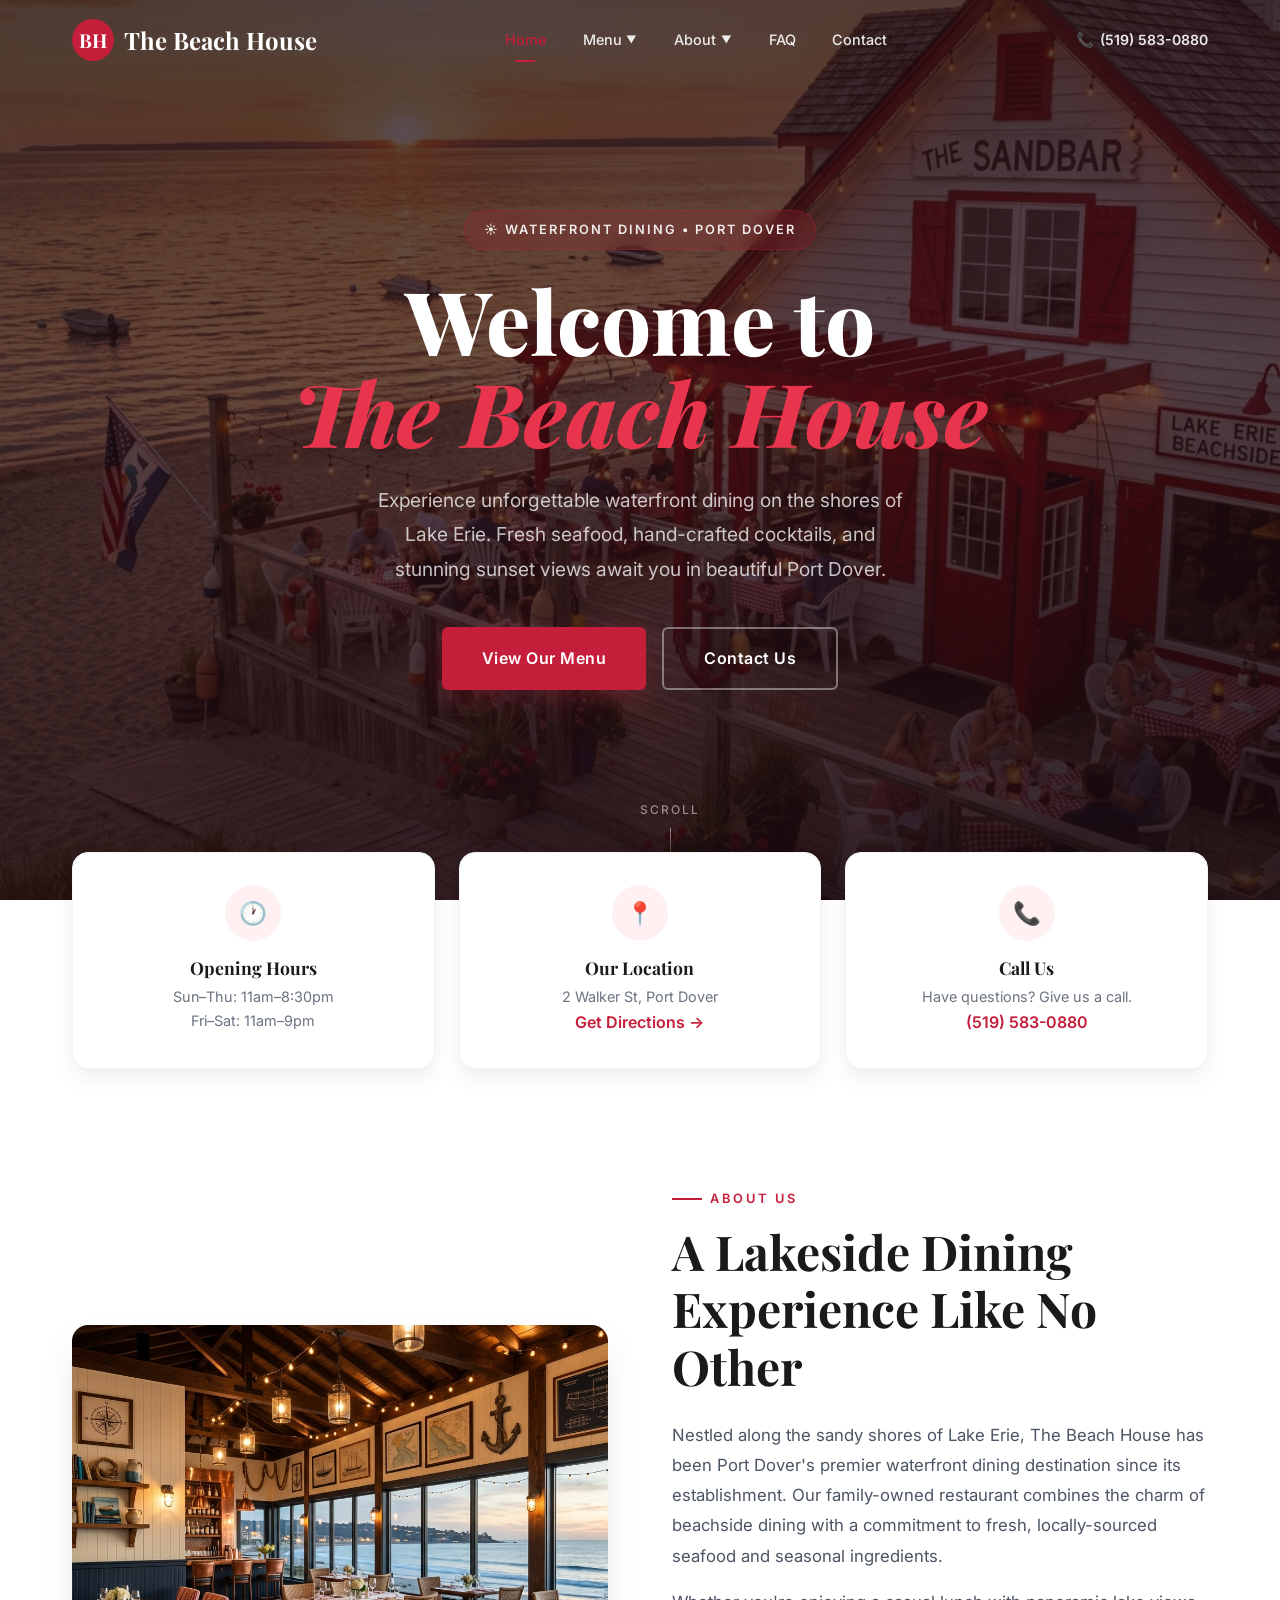
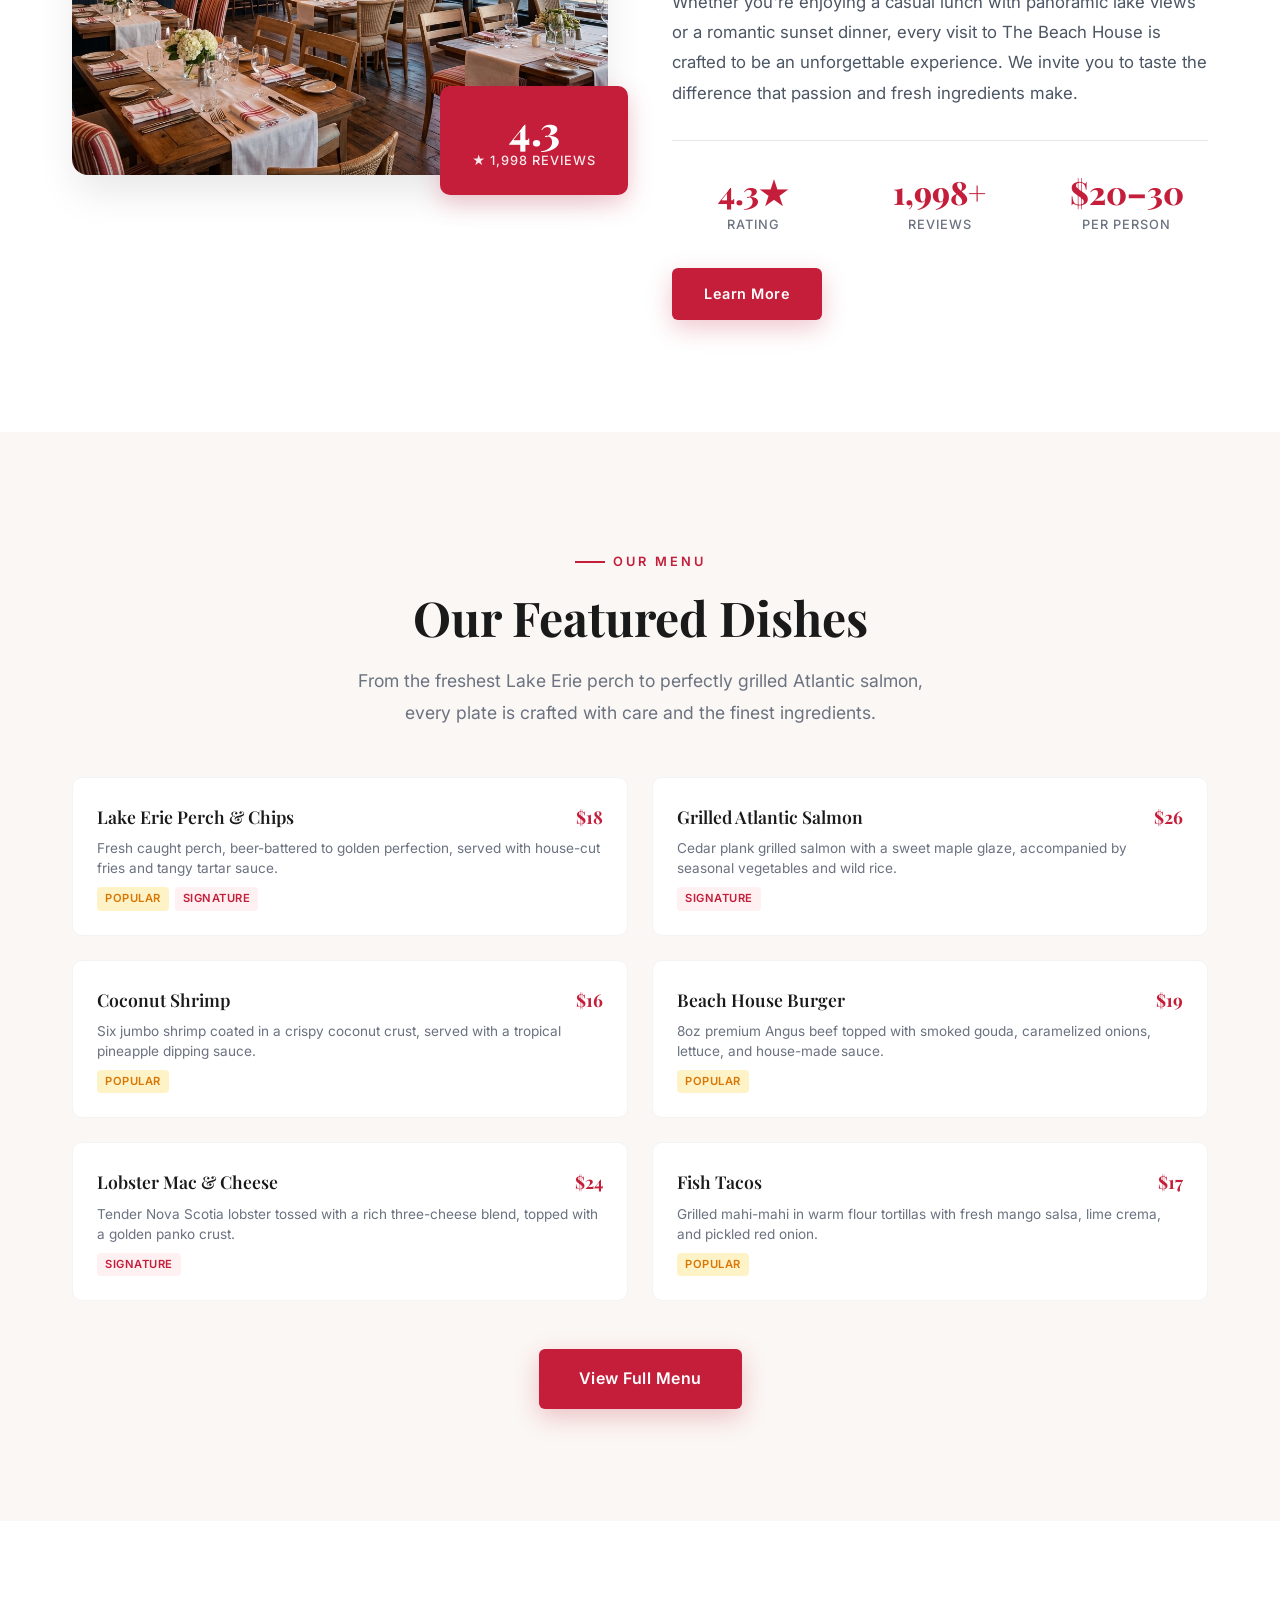
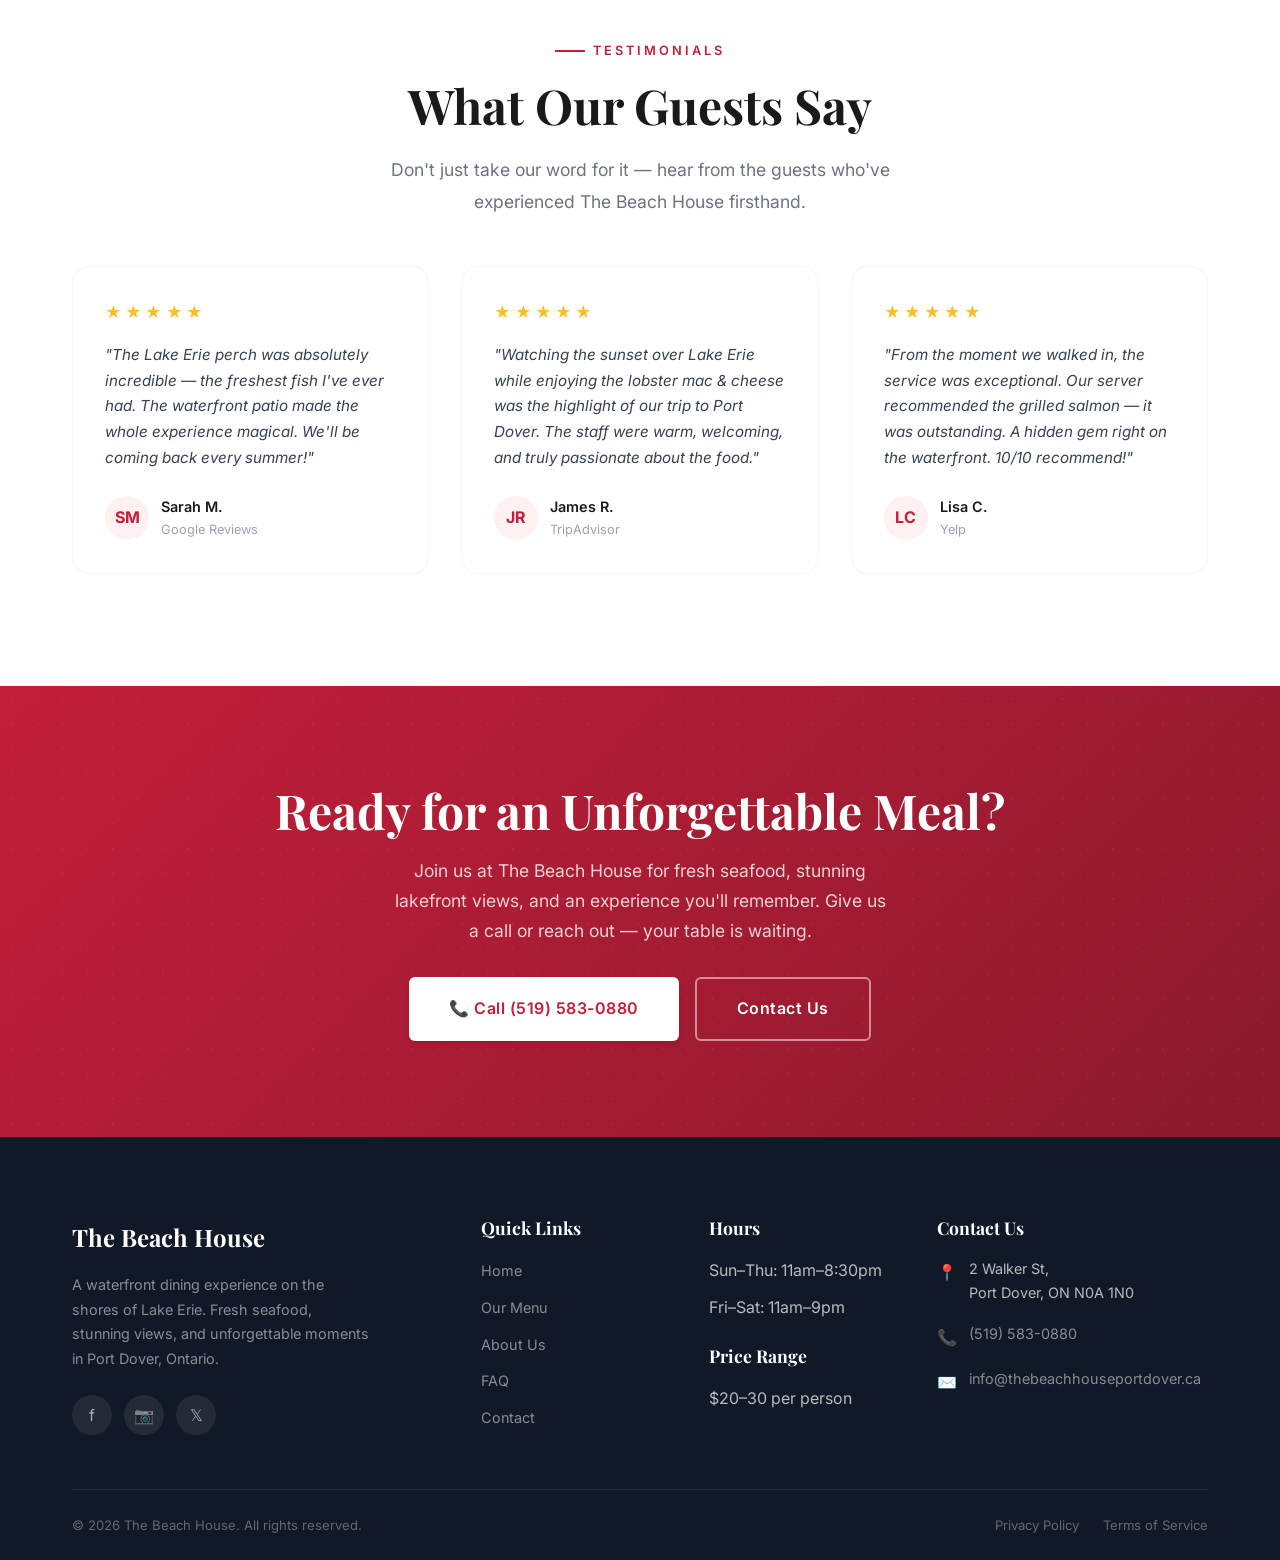
<file: index.html>
<!DOCTYPE html>
<html lang="en">
<head>
  <meta charset="UTF-8">
  <meta name="viewport" content="width=device-width, initial-scale=1.0">
  <meta name="description" content="The Beach House — Waterfront dining on the shores of Lake Erie in Port Dover, Ontario. Fresh seafood, stunning views, and unforgettable moments. Open Sun–Thu 11am–8:30pm, Fri–Sat 11am–9pm.">
  <meta name="keywords" content="Beach House, Port Dover, restaurant, seafood, Lake Erie, waterfront dining, Ontario">
  <meta name="author" content="The Beach House">
  <title>The Beach House — Waterfront Dining in Port Dover, ON</title>
  <link rel="stylesheet" href="css/styles.css">
</head>
<body>

  <!-- ========== HEADER ========== -->
  <header class="header" id="header">
    <div class="container">
      <a href="index.html" class="logo">
        <div class="logo-icon">BH</div>
        <span class="logo-text">The Beach House</span>
      </a>
      <nav class="nav" id="main-nav">
        <a href="index.html" class="nav-link active">Home</a>
        <div class="nav-item">
          <a href="menu.html" class="nav-link nav-dropdown-toggle">
            Menu <span class="chevron">▼</span>
          </a>
          <div class="dropdown-menu">
            <a href="menu.html#appetizers" class="dropdown-link"><span class="dropdown-icon">🦐</span> Appetizers</a>
            <a href="menu.html#mains" class="dropdown-link"><span class="dropdown-icon">🐟</span> Main Courses</a>
            <a href="menu.html#desserts" class="dropdown-link"><span class="dropdown-icon">🍰</span> Desserts</a>
            <a href="menu.html#drinks" class="dropdown-link"><span class="dropdown-icon">🍷</span> Drinks</a>
          </div>
        </div>
        <div class="nav-item">
          <a href="about.html" class="nav-link nav-dropdown-toggle">
            About <span class="chevron">▼</span>
          </a>
          <div class="dropdown-menu">
            <a href="about.html" class="dropdown-link"><span class="dropdown-icon">📖</span> Our Story</a>
            <a href="about.html#hours" class="dropdown-link"><span class="dropdown-icon">🕐</span> Hours &amp; Location</a>
            <a href="faq.html" class="dropdown-link"><span class="dropdown-icon">❓</span> FAQ</a>
          </div>
        </div>
        <a href="faq.html" class="nav-link">FAQ</a>
        <a href="contact.html" class="nav-link">Contact</a>
      </nav>
      <div class="header-cta">
        <a href="tel:+15195830880" class="header-phone">
          <span class="phone-icon">📞</span> (519) 583-0880
        </a>
      </div>
      <button class="menu-toggle" id="menu-toggle" aria-label="Toggle menu">
        <span></span><span></span><span></span>
      </button>
    </div>
  </header>
  <div class="mobile-overlay" id="mobile-overlay"></div>

  <!-- ========== HERO SECTION ========== -->
  <section class="hero">
    <div class="hero-bg">
      <img src="images/hero.png" alt="The Beach House waterfront restaurant at sunset on Lake Erie">
    </div>
    <div class="hero-overlay"></div>
    <div class="hero-pattern"></div>
    <div class="hero-content">
      <div class="hero-badge">
        ☀️ Waterfront Dining • Port Dover
      </div>
      <h1>Welcome to<br><span class="highlight">The Beach House</span></h1>
      <p class="hero-text">Experience unforgettable waterfront dining on the shores of Lake Erie. Fresh seafood, hand-crafted cocktails, and stunning sunset views await you in beautiful Port Dover.</p>
      <div class="hero-buttons">
        <a href="menu.html" class="btn btn-primary btn-lg">View Our Menu</a>
        <a href="contact.html" class="btn btn-outline btn-lg" style="border-color: rgba(255,255,255,0.4); color: var(--white);">Contact Us</a>
      </div>
    </div>
    <div class="hero-scroll">
      <span>Scroll</span>
      <div class="scroll-line"></div>
    </div>
  </section>

  <!-- ========== INFO BAR ========== -->
  <section class="info-bar animate-on-scroll">
    <div class="container">
      <div class="info-card">
        <div class="info-card-icon">🕐</div>
        <h4>Opening Hours</h4>
        <p>Sun–Thu: 11am–8:30pm</p>
        <p>Fri–Sat: 11am–9pm</p>
      </div>
      <div class="info-card">
        <div class="info-card-icon">📍</div>
        <h4>Our Location</h4>
        <p>2 Walker St, Port Dover</p>
        <a href="https://www.google.com/maps/place/2+Walker+St,+Port+Dover,+ON+N0A+1N0" target="_blank" rel="noopener noreferrer">Get Directions →</a>
      </div>
      <div class="info-card">
        <div class="info-card-icon">📞</div>
        <h4>Call Us</h4>
        <p>Have questions? Give us a call.</p>
        <a href="tel:+15195830880">(519) 583-0880</a>
      </div>
    </div>
  </section>

  <!-- ========== ABOUT PREVIEW ========== -->
  <section class="about-preview animate-on-scroll">
    <div class="container">
      <div class="about-grid">
        <div class="about-image-wrapper">
          <img src="images/about.png" alt="The Beach House restaurant interior with lake views" class="main-image">
          <div class="accent-box">
            <div class="number">4.3</div>
            <div class="label">★ 1,998 Reviews</div>
          </div>
        </div>
        <div class="about-content">
          <span class="section-label">About Us</span>
          <h2 class="section-title">A Lakeside Dining Experience Like No Other</h2>
          <p>Nestled along the sandy shores of Lake Erie, The Beach House has been Port Dover's premier waterfront dining destination since its establishment. Our family-owned restaurant combines the charm of beachside dining with a commitment to fresh, locally-sourced seafood and seasonal ingredients.</p>
          <p>Whether you're enjoying a casual lunch with panoramic lake views or a romantic sunset dinner, every visit to The Beach House is crafted to be an unforgettable experience. We invite you to taste the difference that passion and fresh ingredients make.</p>
          <div class="about-stats">
            <div class="stat-item">
              <div class="stat-number">4.3★</div>
              <div class="stat-label">Rating</div>
            </div>
            <div class="stat-item">
              <div class="stat-number">1,998+</div>
              <div class="stat-label">Reviews</div>
            </div>
            <div class="stat-item">
              <div class="stat-number">$20–30</div>
              <div class="stat-label">Per Person</div>
            </div>
          </div>
          <div style="margin-top: 2rem;">
            <a href="about.html" class="btn btn-primary">Learn More</a>
          </div>
        </div>
      </div>
    </div>
  </section>

  <!-- ========== MENU PREVIEW ========== -->
  <section class="menu-preview animate-on-scroll">
    <div class="container">
      <div class="text-center" style="margin-bottom: 3rem;">
        <span class="section-label">Our Menu</span>
        <h2 class="section-title">Our Featured Dishes</h2>
        <p class="section-subtitle">From the freshest Lake Erie perch to perfectly grilled Atlantic salmon, every plate is crafted with care and the finest ingredients.</p>
      </div>
      <div class="menu-grid">
        <!-- Menu Item 1 -->
        <div class="menu-item">
          <div class="menu-item-content">
            <div class="menu-item-header">
              <span class="menu-item-name">Lake Erie Perch &amp; Chips</span>
              <span class="menu-item-price">$18</span>
            </div>
            <p class="menu-item-desc">Fresh caught perch, beer-battered to golden perfection, served with house-cut fries and tangy tartar sauce.</p>
            <div class="menu-item-tags">
              <span class="menu-tag popular">Popular</span>
              <span class="menu-tag">Signature</span>
            </div>
          </div>
        </div>
        <!-- Menu Item 2 -->
        <div class="menu-item">
          <div class="menu-item-content">
            <div class="menu-item-header">
              <span class="menu-item-name">Grilled Atlantic Salmon</span>
              <span class="menu-item-price">$26</span>
            </div>
            <p class="menu-item-desc">Cedar plank grilled salmon with a sweet maple glaze, accompanied by seasonal vegetables and wild rice.</p>
            <div class="menu-item-tags">
              <span class="menu-tag">Signature</span>
            </div>
          </div>
        </div>
        <!-- Menu Item 3 -->
        <div class="menu-item">
          <div class="menu-item-content">
            <div class="menu-item-header">
              <span class="menu-item-name">Coconut Shrimp</span>
              <span class="menu-item-price">$16</span>
            </div>
            <p class="menu-item-desc">Six jumbo shrimp coated in a crispy coconut crust, served with a tropical pineapple dipping sauce.</p>
            <div class="menu-item-tags">
              <span class="menu-tag popular">Popular</span>
            </div>
          </div>
        </div>
        <!-- Menu Item 4 -->
        <div class="menu-item">
          <div class="menu-item-content">
            <div class="menu-item-header">
              <span class="menu-item-name">Beach House Burger</span>
              <span class="menu-item-price">$19</span>
            </div>
            <p class="menu-item-desc">8oz premium Angus beef topped with smoked gouda, caramelized onions, lettuce, and house-made sauce.</p>
            <div class="menu-item-tags">
              <span class="menu-tag popular">Popular</span>
            </div>
          </div>
        </div>
        <!-- Menu Item 5 -->
        <div class="menu-item">
          <div class="menu-item-content">
            <div class="menu-item-header">
              <span class="menu-item-name">Lobster Mac &amp; Cheese</span>
              <span class="menu-item-price">$24</span>
            </div>
            <p class="menu-item-desc">Tender Nova Scotia lobster tossed with a rich three-cheese blend, topped with a golden panko crust.</p>
            <div class="menu-item-tags">
              <span class="menu-tag">Signature</span>
            </div>
          </div>
        </div>
        <!-- Menu Item 6 -->
        <div class="menu-item">
          <div class="menu-item-content">
            <div class="menu-item-header">
              <span class="menu-item-name">Fish Tacos</span>
              <span class="menu-item-price">$17</span>
            </div>
            <p class="menu-item-desc">Grilled mahi-mahi in warm flour tortillas with fresh mango salsa, lime crema, and pickled red onion.</p>
            <div class="menu-item-tags">
              <span class="menu-tag popular">Popular</span>
            </div>
          </div>
        </div>
      </div>
      <div class="text-center">
        <a href="menu.html" class="btn btn-primary btn-lg">View Full Menu</a>
      </div>
    </div>
  </section>

  <!-- ========== TESTIMONIALS ========== -->
  <section class="testimonials animate-on-scroll">
    <div class="container">
      <div class="text-center" style="margin-bottom: 1rem;">
        <span class="section-label">Testimonials</span>
        <h2 class="section-title">What Our Guests Say</h2>
        <p class="section-subtitle">Don't just take our word for it — hear from the guests who've experienced The Beach House firsthand.</p>
      </div>
      <div class="testimonial-grid">
        <!-- Testimonial 1 -->
        <div class="testimonial-card">
          <div class="testimonial-stars">
            <span>★</span><span>★</span><span>★</span><span>★</span><span>★</span>
          </div>
          <p class="testimonial-text">"The Lake Erie perch was absolutely incredible — the freshest fish I've ever had. The waterfront patio made the whole experience magical. We'll be coming back every summer!"</p>
          <div class="testimonial-author">
            <div class="testimonial-avatar">SM</div>
            <div>
              <div class="testimonial-name">Sarah M.</div>
              <div class="testimonial-source">Google Reviews</div>
            </div>
          </div>
        </div>
        <!-- Testimonial 2 -->
        <div class="testimonial-card">
          <div class="testimonial-stars">
            <span>★</span><span>★</span><span>★</span><span>★</span><span>★</span>
          </div>
          <p class="testimonial-text">"Watching the sunset over Lake Erie while enjoying the lobster mac &amp; cheese was the highlight of our trip to Port Dover. The staff were warm, welcoming, and truly passionate about the food."</p>
          <div class="testimonial-author">
            <div class="testimonial-avatar">JR</div>
            <div>
              <div class="testimonial-name">James R.</div>
              <div class="testimonial-source">TripAdvisor</div>
            </div>
          </div>
        </div>
        <!-- Testimonial 3 -->
        <div class="testimonial-card">
          <div class="testimonial-stars">
            <span>★</span><span>★</span><span>★</span><span>★</span><span>★</span>
          </div>
          <p class="testimonial-text">"From the moment we walked in, the service was exceptional. Our server recommended the grilled salmon — it was outstanding. A hidden gem right on the waterfront. 10/10 recommend!"</p>
          <div class="testimonial-author">
            <div class="testimonial-avatar">LC</div>
            <div>
              <div class="testimonial-name">Lisa C.</div>
              <div class="testimonial-source">Yelp</div>
            </div>
          </div>
        </div>
      </div>
    </div>
  </section>

  <!-- ========== CTA SECTION ========== -->
  <section class="cta-section animate-on-scroll">
    <div class="container">
      <div class="cta-content">
        <h2>Ready for an Unforgettable Meal?</h2>
        <p>Join us at The Beach House for fresh seafood, stunning lakefront views, and an experience you'll remember. Give us a call or reach out — your table is waiting.</p>
        <div class="cta-buttons">
          <a href="tel:+15195830880" class="btn btn-white btn-lg">📞 Call (519) 583-0880</a>
          <a href="contact.html" class="btn btn-outline btn-lg" style="border-color: rgba(255,255,255,0.5); color: var(--white);">Contact Us</a>
        </div>
      </div>
    </div>
  </section>

  <!-- ========== FOOTER ========== -->
  <footer class="footer">
    <div class="container">
      <div class="footer-grid">
        <div class="footer-brand">
          <a href="index.html" class="logo">
            <span class="logo-text">The Beach House</span>
          </a>
          <p>A waterfront dining experience on the shores of Lake Erie. Fresh seafood, stunning views, and unforgettable moments in Port Dover, Ontario.</p>
          <div class="footer-social">
            <a href="#" class="social-link" aria-label="Facebook">f</a>
            <a href="#" class="social-link" aria-label="Instagram">📷</a>
            <a href="#" class="social-link" aria-label="Twitter">𝕏</a>
          </div>
        </div>
        <div>
          <h4 class="footer-heading">Quick Links</h4>
          <ul class="footer-links">
            <li><a href="index.html">Home</a></li>
            <li><a href="menu.html">Our Menu</a></li>
            <li><a href="about.html">About Us</a></li>
            <li><a href="faq.html">FAQ</a></li>
            <li><a href="contact.html">Contact</a></li>
          </ul>
        </div>
        <div>
          <h4 class="footer-heading">Hours</h4>
          <ul class="footer-links">
            <li>Sun–Thu: 11am–8:30pm</li>
            <li>Fri–Sat: 11am–9pm</li>
          </ul>
          <h4 class="footer-heading" style="margin-top:1.5rem;">Price Range</h4>
          <ul class="footer-links">
            <li>$20–30 per person</li>
          </ul>
        </div>
        <div>
          <h4 class="footer-heading">Contact Us</h4>
          <div class="footer-contact-item">
            <span class="footer-contact-icon">📍</span>
            <span>2 Walker St,<br>Port Dover, ON N0A 1N0</span>
          </div>
          <div class="footer-contact-item">
            <span class="footer-contact-icon">📞</span>
            <a href="tel:+15195830880">(519) 583-0880</a>
          </div>
          <div class="footer-contact-item">
            <span class="footer-contact-icon">✉️</span>
            <a href="mailto:info@thebeachhouseportdover.ca">info@thebeachhouseportdover.ca</a>
          </div>
        </div>
      </div>
      <div class="footer-bottom">
        <p>&copy; 2026 The Beach House. All rights reserved.</p>
        <div class="footer-bottom-links">
          <a href="#">Privacy Policy</a>
          <a href="#">Terms of Service</a>
        </div>
      </div>
    </div>
  </footer>
  <button class="scroll-top" id="scroll-top" aria-label="Scroll to top">↑</button>
  <script src="js/main.js"></script>

</body>
</html>
</file>
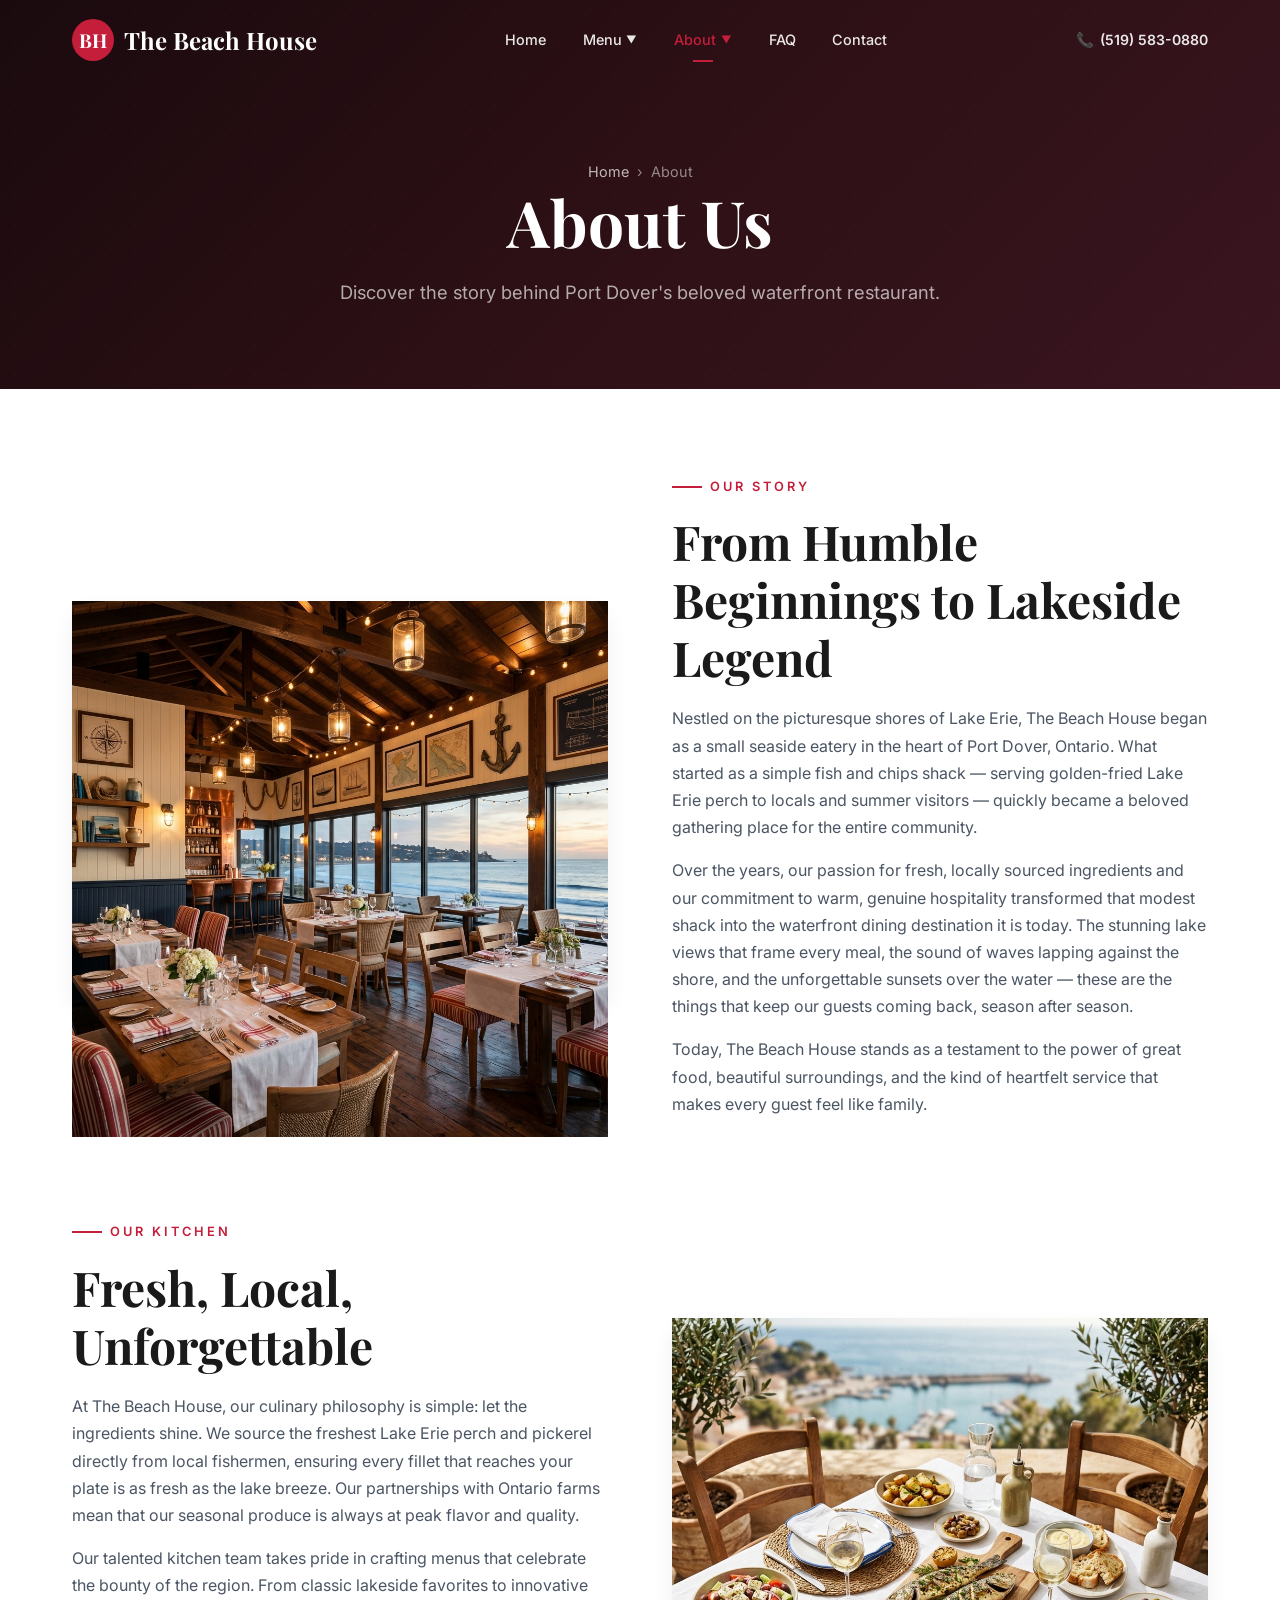
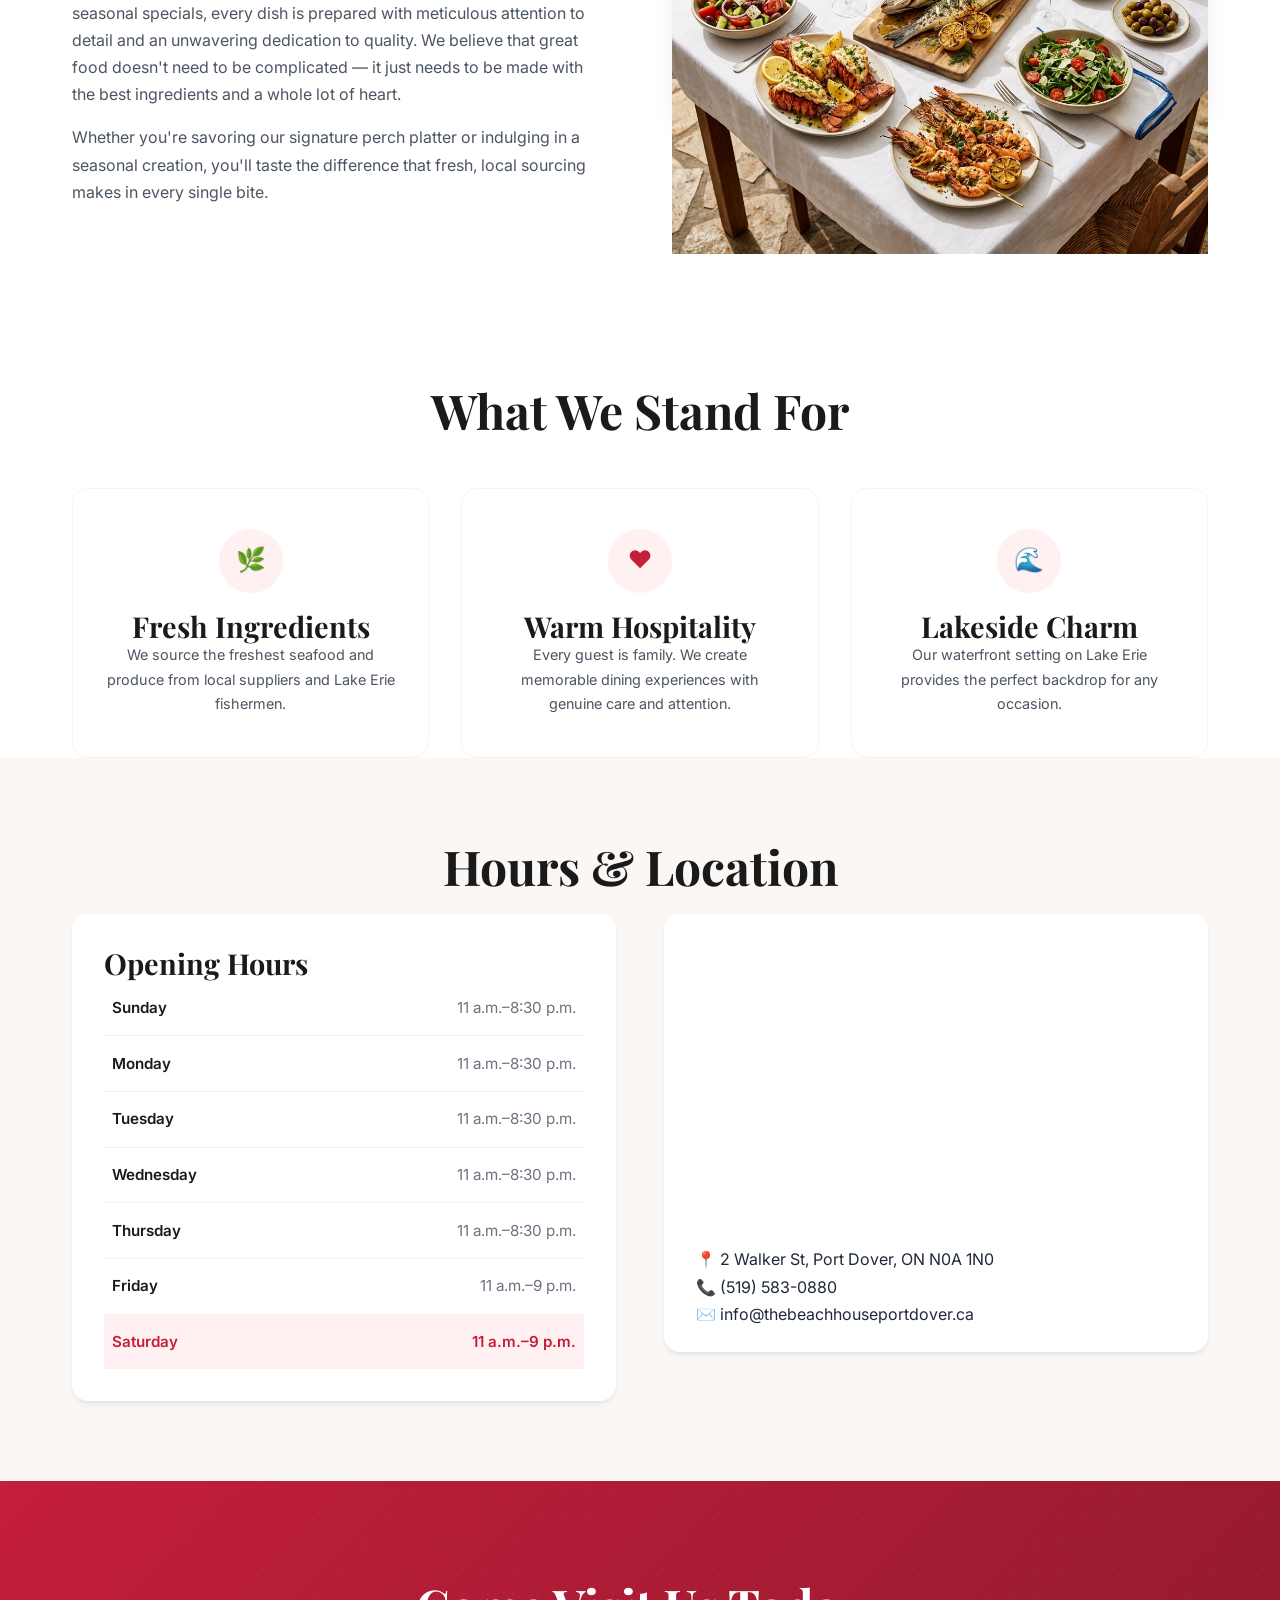
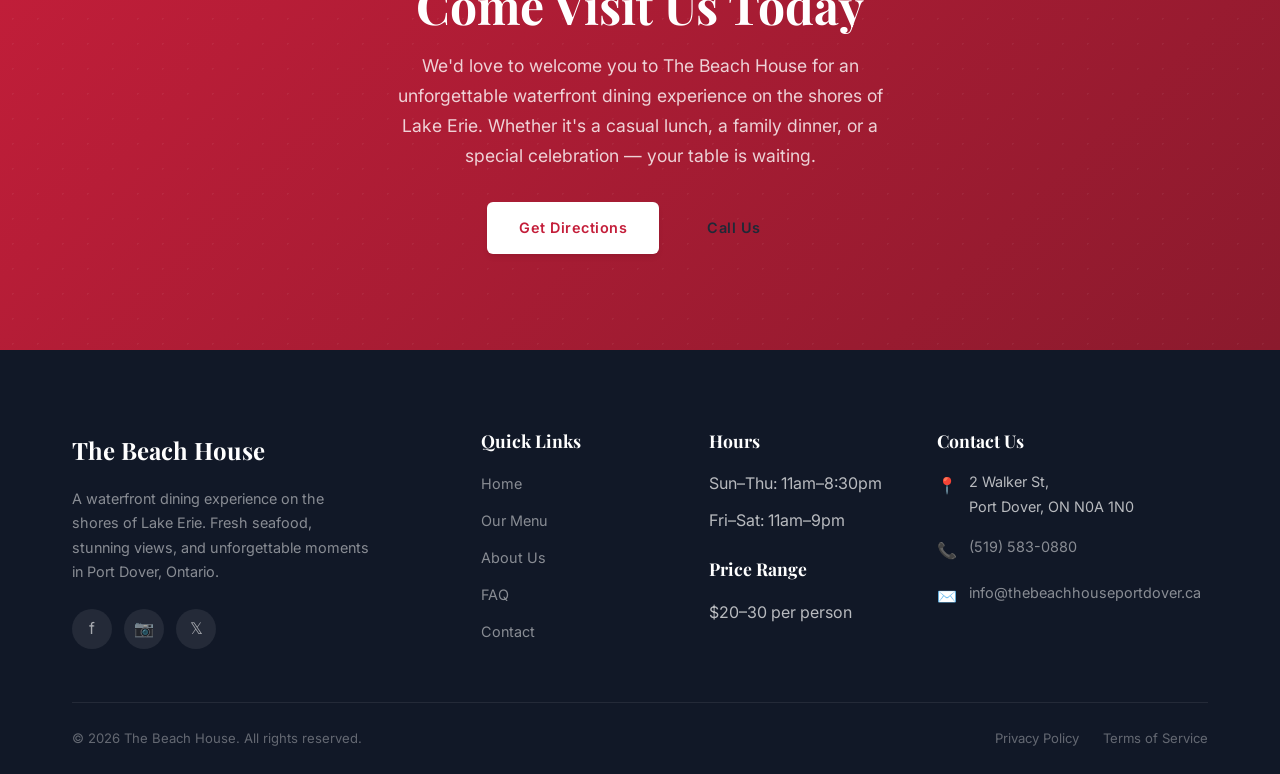
<file: about.html>
<!DOCTYPE html>
<html lang="en">
<head>
  <meta charset="UTF-8">
  <meta name="viewport" content="width=device-width, initial-scale=1.0">
  <meta name="description" content="Learn about The Beach House — Port Dover's beloved waterfront restaurant on Lake Erie. Discover our story, culinary philosophy, hours, and location.">
  <title>About Us | The Beach House — Port Dover Waterfront Dining</title>
  <link rel="stylesheet" href="css/styles.css">
</head>
<body>

  <!-- ========== HEADER ========== -->
  <header class="header" id="header">
    <div class="container">
      <a href="index.html" class="logo">
        <div class="logo-icon">BH</div>
        <span class="logo-text">The Beach House</span>
      </a>
      <nav class="nav" id="main-nav">
        <a href="index.html" class="nav-link">Home</a>
        <div class="nav-item">
          <a href="menu.html" class="nav-link nav-dropdown-toggle">
            Menu <span class="chevron">▼</span>
          </a>
          <div class="dropdown-menu">
            <a href="menu.html#appetizers" class="dropdown-link"><span class="dropdown-icon">🦐</span> Appetizers</a>
            <a href="menu.html#mains" class="dropdown-link"><span class="dropdown-icon">🐟</span> Main Courses</a>
            <a href="menu.html#desserts" class="dropdown-link"><span class="dropdown-icon">🍰</span> Desserts</a>
            <a href="menu.html#drinks" class="dropdown-link"><span class="dropdown-icon">🍷</span> Drinks</a>
          </div>
        </div>
        <div class="nav-item">
          <a href="about.html" class="nav-link nav-dropdown-toggle active">
            About <span class="chevron">▼</span>
          </a>
          <div class="dropdown-menu">
            <a href="about.html" class="dropdown-link"><span class="dropdown-icon">📖</span> Our Story</a>
            <a href="about.html#hours" class="dropdown-link"><span class="dropdown-icon">🕐</span> Hours &amp; Location</a>
            <a href="faq.html" class="dropdown-link"><span class="dropdown-icon">❓</span> FAQ</a>
          </div>
        </div>
        <a href="faq.html" class="nav-link">FAQ</a>
        <a href="contact.html" class="nav-link">Contact</a>
      </nav>
      <div class="header-cta">
        <a href="tel:+15195830880" class="header-phone">
          <span class="phone-icon">📞</span> (519) 583-0880
        </a>
      </div>
      <button class="menu-toggle" id="menu-toggle" aria-label="Toggle menu">
        <span></span><span></span><span></span>
      </button>
    </div>
  </header>
  <div class="mobile-overlay" id="mobile-overlay"></div>

  <!-- ========== PAGE HERO ========== -->
  <section class="page-hero">
    <div class="container">
      <nav class="breadcrumb" aria-label="Breadcrumb">
        <a href="index.html">Home</a>
        <span class="breadcrumb-separator">›</span>
        <span class="breadcrumb-current">About</span>
      </nav>
      <h1 class="page-hero-title animate-on-scroll">About Us</h1>
      <p class="page-hero-subtitle animate-on-scroll">Discover the story behind Port Dover's beloved waterfront restaurant.</p>
    </div>
  </section>

  <!-- ========== OUR STORY SECTION ========== -->
  <section class="about-section" id="our-story">
    <div class="container">

      <!-- First Block: Image Left, Text Right -->
      <div class="about-story-grid animate-on-scroll">
        <div class="about-story-image">
          <img src="images/about.png" alt="The Beach House restaurant exterior on Lake Erie waterfront" loading="lazy">
        </div>
        <div class="about-story-content">
          <span class="section-label">OUR STORY</span>
          <h2 class="section-title">From Humble Beginnings to Lakeside Legend</h2>
          <p>Nestled on the picturesque shores of Lake Erie, The Beach House began as a small seaside eatery in the heart of Port Dover, Ontario. What started as a simple fish and chips shack — serving golden-fried Lake Erie perch to locals and summer visitors — quickly became a beloved gathering place for the entire community.</p>
          <p>Over the years, our passion for fresh, locally sourced ingredients and our commitment to warm, genuine hospitality transformed that modest shack into the waterfront dining destination it is today. The stunning lake views that frame every meal, the sound of waves lapping against the shore, and the unforgettable sunsets over the water — these are the things that keep our guests coming back, season after season.</p>
          <p>Today, The Beach House stands as a testament to the power of great food, beautiful surroundings, and the kind of heartfelt service that makes every guest feel like family.</p>
        </div>
      </div>

      <!-- Second Block: Text Left, Image Right (Reverse) -->
      <div class="about-story-grid reverse animate-on-scroll">
        <div class="about-story-image">
          <img src="images/food.png" alt="Fresh dishes prepared at The Beach House kitchen" loading="lazy">
        </div>
        <div class="about-story-content">
          <span class="section-label">OUR KITCHEN</span>
          <h2 class="section-title">Fresh, Local, Unforgettable</h2>
          <p>At The Beach House, our culinary philosophy is simple: let the ingredients shine. We source the freshest Lake Erie perch and pickerel directly from local fishermen, ensuring every fillet that reaches your plate is as fresh as the lake breeze. Our partnerships with Ontario farms mean that our seasonal produce is always at peak flavor and quality.</p>
          <p>Our talented kitchen team takes pride in crafting menus that celebrate the bounty of the region. From classic lakeside favorites to innovative seasonal specials, every dish is prepared with meticulous attention to detail and an unwavering dedication to quality. We believe that great food doesn't need to be complicated — it just needs to be made with the best ingredients and a whole lot of heart.</p>
          <p>Whether you're savoring our signature perch platter or indulging in a seasonal creation, you'll taste the difference that fresh, local sourcing makes in every single bite.</p>
        </div>
      </div>

    </div>
  </section>

  <!-- ========== VALUES SECTION ========== -->
  <section class="values-section">
    <div class="container">
      <h2 class="section-title text-center animate-on-scroll">What We Stand For</h2>
      <div class="values-grid">

        <div class="value-card animate-on-scroll">
          <div class="value-icon">🌿</div>
          <h3 class="value-title">Fresh Ingredients</h3>
          <p class="value-description">We source the freshest seafood and produce from local suppliers and Lake Erie fishermen.</p>
        </div>

        <div class="value-card animate-on-scroll">
          <div class="value-icon">❤️</div>
          <h3 class="value-title">Warm Hospitality</h3>
          <p class="value-description">Every guest is family. We create memorable dining experiences with genuine care and attention.</p>
        </div>

        <div class="value-card animate-on-scroll">
          <div class="value-icon">🌊</div>
          <h3 class="value-title">Lakeside Charm</h3>
          <p class="value-description">Our waterfront setting on Lake Erie provides the perfect backdrop for any occasion.</p>
        </div>

      </div>
    </div>
  </section>

  <!-- ========== HOURS & LOCATION SECTION ========== -->
  <section class="hours-section" id="hours">
    <div class="container">
      <h2 class="section-title text-center animate-on-scroll">Hours &amp; Location</h2>
      <div class="hours-grid">

        <!-- Left: Opening Hours -->
        <div class="hours-table-wrapper animate-on-scroll">
          <h3>Opening Hours</h3>
          <table class="hours-table">
            <tbody>
              <tr data-day="sunday">
                <td>Sunday</td>
                <td>11 a.m.–8:30 p.m.</td>
              </tr>
              <tr data-day="monday">
                <td>Monday</td>
                <td>11 a.m.–8:30 p.m.</td>
              </tr>
              <tr data-day="tuesday">
                <td>Tuesday</td>
                <td>11 a.m.–8:30 p.m.</td>
              </tr>
              <tr data-day="wednesday">
                <td>Wednesday</td>
                <td>11 a.m.–8:30 p.m.</td>
              </tr>
              <tr data-day="thursday">
                <td>Thursday</td>
                <td>11 a.m.–8:30 p.m.</td>
              </tr>
              <tr data-day="friday">
                <td>Friday</td>
                <td>11 a.m.–9 p.m.</td>
              </tr>
              <tr data-day="saturday">
                <td>Saturday</td>
                <td>11 a.m.–9 p.m.</td>
              </tr>
            </tbody>
          </table>
        </div>

        <!-- Right: Map & Location Details -->
        <div class="location-card animate-on-scroll">
          <div class="map-embed">
            <iframe
              src="https://www.google.com/maps/embed?pb=!1m18!1m12!1m3!1d2930.9!2d-80.2031!3d42.7867!2m3!1f0!2f0!3f0!3m2!1i1024!2i768!4f13.1!3m3!1m2!1s0x882c6d8a9c8c8c8d%3A0x0!2zNDLCsDQ3JzEyLjEiTiA4MMKwMTInMTEuMiJX!5e0!3m2!1sen!2sca!4v1234567890"
              width="100%"
              height="300"
              style="border:0;"
              allowfullscreen=""
              loading="lazy"
              referrerpolicy="no-referrer-when-downgrade"
              title="The Beach House location on Google Maps">
            </iframe>
          </div>
          <div class="location-details">
            <div class="location-detail-item">
              <span class="location-detail-icon">📍</span>
              <span>2 Walker St, Port Dover, ON N0A 1N0</span>
            </div>
            <div class="location-detail-item">
              <span class="location-detail-icon">📞</span>
              <a href="tel:+15195830880">(519) 583-0880</a>
            </div>
            <div class="location-detail-item">
              <span class="location-detail-icon">✉️</span>
              <a href="mailto:info@thebeachhouseportdover.ca">info@thebeachhouseportdover.ca</a>
            </div>
          </div>
        </div>

      </div>
    </div>
  </section>

  <!-- ========== CTA SECTION ========== -->
  <section class="cta-section">
    <div class="container">
      <div class="cta-content animate-on-scroll">
        <h2 class="cta-title">Come Visit Us Today</h2>
        <p class="cta-text">We'd love to welcome you to The Beach House for an unforgettable waterfront dining experience on the shores of Lake Erie. Whether it's a casual lunch, a family dinner, or a special celebration — your table is waiting.</p>
        <div class="cta-buttons">
          <a href="https://www.google.com/maps/dir//2+Walker+St,+Port+Dover,+ON+N0A+1N0" target="_blank" rel="noopener noreferrer" class="btn btn-white">Get Directions</a>
          <a href="tel:+15195830880" class="btn btn-outline-white">Call Us</a>
        </div>
      </div>
    </div>
  </section>

  <!-- ========== FOOTER ========== -->
  <footer class="footer">
    <div class="container">
      <div class="footer-grid">
        <div class="footer-brand">
          <a href="index.html" class="logo">
            <span class="logo-text">The Beach House</span>
          </a>
          <p>A waterfront dining experience on the shores of Lake Erie. Fresh seafood, stunning views, and unforgettable moments in Port Dover, Ontario.</p>
          <div class="footer-social">
            <a href="#" class="social-link" aria-label="Facebook">f</a>
            <a href="#" class="social-link" aria-label="Instagram">📷</a>
            <a href="#" class="social-link" aria-label="Twitter">𝕏</a>
          </div>
        </div>
        <div>
          <h4 class="footer-heading">Quick Links</h4>
          <ul class="footer-links">
            <li><a href="index.html">Home</a></li>
            <li><a href="menu.html">Our Menu</a></li>
            <li><a href="about.html">About Us</a></li>
            <li><a href="faq.html">FAQ</a></li>
            <li><a href="contact.html">Contact</a></li>
          </ul>
        </div>
        <div>
          <h4 class="footer-heading">Hours</h4>
          <ul class="footer-links">
            <li>Sun–Thu: 11am–8:30pm</li>
            <li>Fri–Sat: 11am–9pm</li>
          </ul>
          <h4 class="footer-heading" style="margin-top:1.5rem;">Price Range</h4>
          <ul class="footer-links">
            <li>$20–30 per person</li>
          </ul>
        </div>
        <div>
          <h4 class="footer-heading">Contact Us</h4>
          <div class="footer-contact-item">
            <span class="footer-contact-icon">📍</span>
            <span>2 Walker St,<br>Port Dover, ON N0A 1N0</span>
          </div>
          <div class="footer-contact-item">
            <span class="footer-contact-icon">📞</span>
            <a href="tel:+15195830880">(519) 583-0880</a>
          </div>
          <div class="footer-contact-item">
            <span class="footer-contact-icon">✉️</span>
            <a href="mailto:info@thebeachhouseportdover.ca">info@thebeachhouseportdover.ca</a>
          </div>
        </div>
      </div>
      <div class="footer-bottom">
        <p>&copy; 2026 The Beach House. All rights reserved.</p>
        <div class="footer-bottom-links">
          <a href="#">Privacy Policy</a>
          <a href="#">Terms of Service</a>
        </div>
      </div>
    </div>
  </footer>
  <button class="scroll-top" id="scroll-top" aria-label="Scroll to top">↑</button>
  <script src="js/main.js"></script>

</body>
</html>
</file>
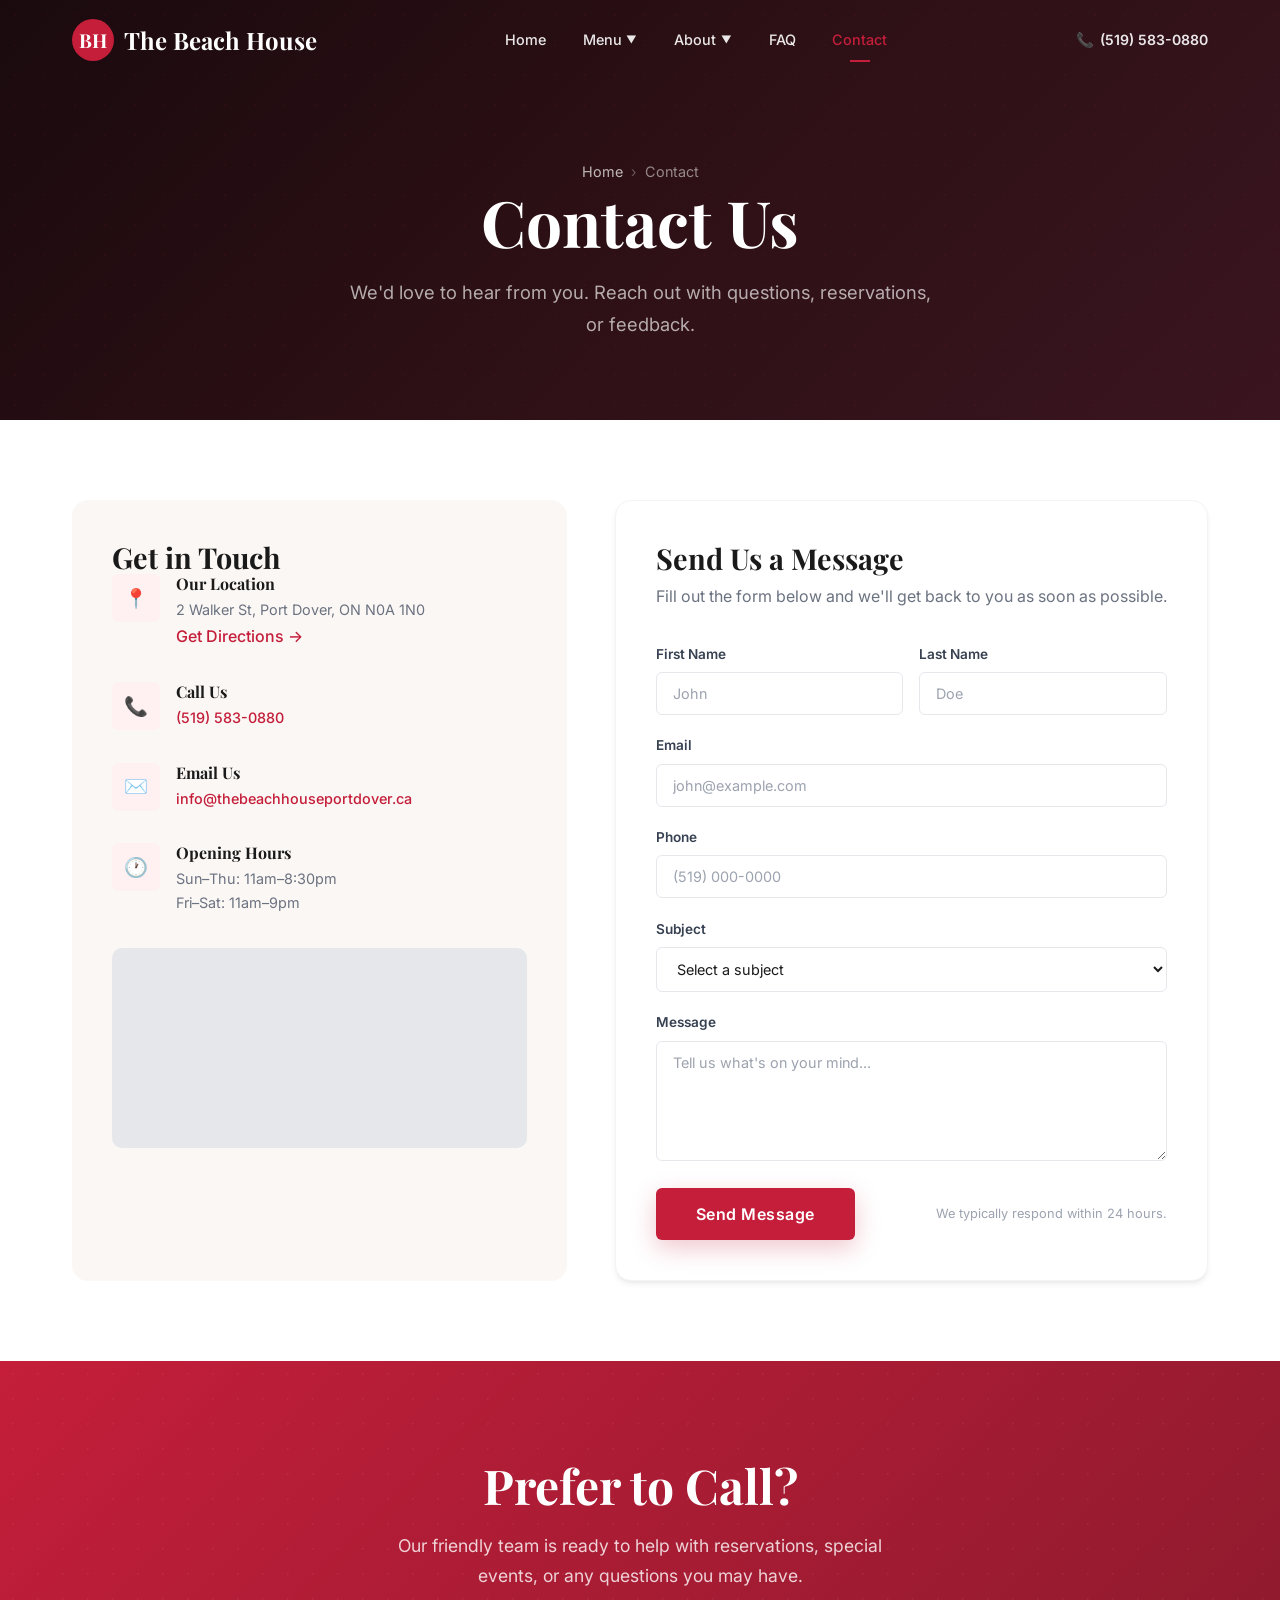
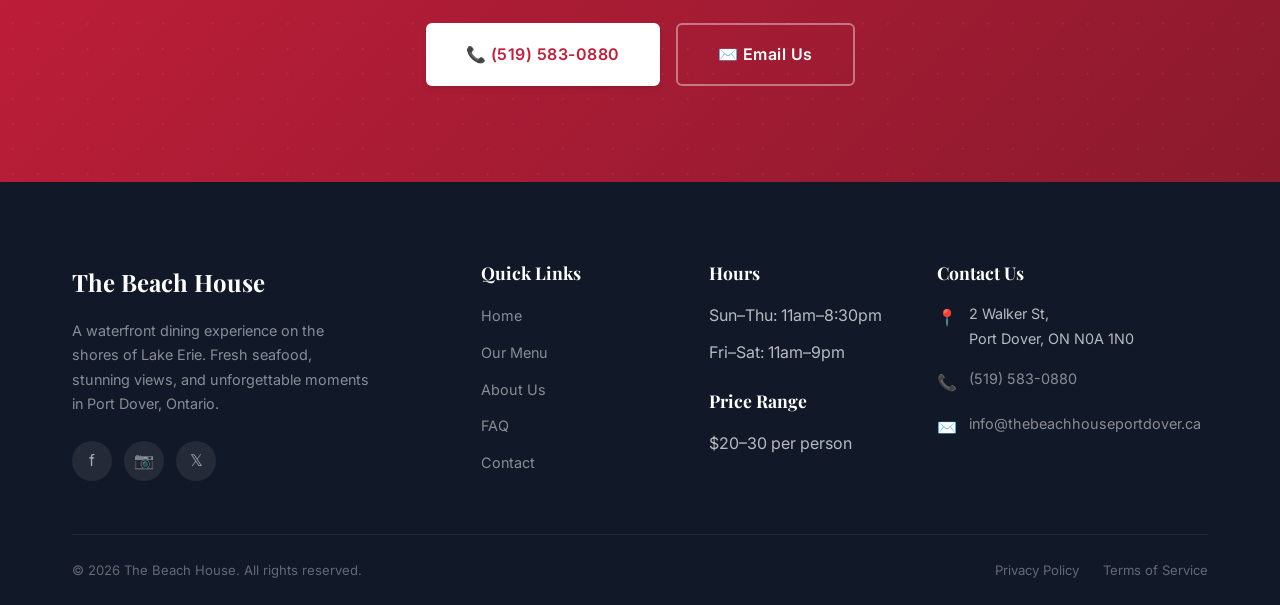
<file: contact.html>
<!DOCTYPE html>
<html lang="en">
<head>
  <meta charset="UTF-8">
  <meta name="viewport" content="width=device-width, initial-scale=1.0">
  <title>Contact Us | The Beach House — Port Dover Waterfront Dining</title>
  <meta name="description" content="Get in touch with The Beach House in Port Dover. Call (519) 583-0880, email us, or send a message. Located at 2 Walker St on the shores of Lake Erie.">
  <link rel="stylesheet" href="css/styles.css">
</head>
<body>

  <!-- ========== HEADER ========== -->
  <header class="header" id="header">
    <div class="container">
      <a href="index.html" class="logo">
        <div class="logo-icon">BH</div>
        <span class="logo-text">The Beach House</span>
      </a>
      <nav class="nav" id="main-nav">
        <a href="index.html" class="nav-link">Home</a>
        <div class="nav-item">
          <a href="menu.html" class="nav-link nav-dropdown-toggle">
            Menu <span class="chevron">▼</span>
          </a>
          <div class="dropdown-menu">
            <a href="menu.html#appetizers" class="dropdown-link"><span class="dropdown-icon">🦐</span> Appetizers</a>
            <a href="menu.html#mains" class="dropdown-link"><span class="dropdown-icon">🐟</span> Main Courses</a>
            <a href="menu.html#desserts" class="dropdown-link"><span class="dropdown-icon">🍰</span> Desserts</a>
            <a href="menu.html#drinks" class="dropdown-link"><span class="dropdown-icon">🍷</span> Drinks</a>
          </div>
        </div>
        <div class="nav-item">
          <a href="about.html" class="nav-link nav-dropdown-toggle">
            About <span class="chevron">▼</span>
          </a>
          <div class="dropdown-menu">
            <a href="about.html" class="dropdown-link"><span class="dropdown-icon">📖</span> Our Story</a>
            <a href="about.html#hours" class="dropdown-link"><span class="dropdown-icon">🕐</span> Hours &amp; Location</a>
            <a href="faq.html" class="dropdown-link"><span class="dropdown-icon">❓</span> FAQ</a>
          </div>
        </div>
        <a href="faq.html" class="nav-link">FAQ</a>
        <a href="contact.html" class="nav-link active">Contact</a>
      </nav>
      <div class="header-cta">
        <a href="tel:+15195830880" class="header-phone">
          <span class="phone-icon">📞</span> (519) 583-0880
        </a>
      </div>
      <button class="menu-toggle" id="menu-toggle" aria-label="Toggle menu">
        <span></span><span></span><span></span>
      </button>
    </div>
  </header>
  <div class="mobile-overlay" id="mobile-overlay"></div>

  <!-- ========== PAGE HERO ========== -->
  <section class="page-hero">
    <div class="container">
      <div class="breadcrumb">
        <a href="index.html">Home</a>
        <span class="separator">›</span>
        <span>Contact</span>
      </div>
      <h1>Contact Us</h1>
      <p class="page-hero-subtitle">We'd love to hear from you. Reach out with questions, reservations, or feedback.</p>
    </div>
  </section>

  <!-- ========== CONTACT SECTION ========== -->
  <section class="contact-section">
    <div class="container">
      <div class="contact-grid">

        <!-- Left Column — Contact Info -->
        <div class="contact-info-card">
          <h3>Get in Touch</h3>

          <!-- Location -->
          <div class="contact-info-item">
            <div class="contact-info-icon">📍</div>
            <div>
              <h4>Our Location</h4>
              <p>2 Walker St, Port Dover, ON N0A 1N0</p>
              <a href="https://www.google.com/maps/search/?api=1&query=2+Walker+St+Port+Dover+ON+N0A+1N0" target="_blank" rel="noopener noreferrer">Get Directions →</a>
            </div>
          </div>

          <!-- Phone -->
          <div class="contact-info-item">
            <div class="contact-info-icon">📞</div>
            <div>
              <h4>Call Us</h4>
              <p><a href="tel:+15195830880">(519) 583-0880</a></p>
            </div>
          </div>

          <!-- Email -->
          <div class="contact-info-item">
            <div class="contact-info-icon">✉️</div>
            <div>
              <h4>Email Us</h4>
              <p><a href="mailto:info@thebeachhouseportdover.ca">info@thebeachhouseportdover.ca</a></p>
            </div>
          </div>

          <!-- Hours -->
          <div class="contact-info-item">
            <div class="contact-info-icon">🕐</div>
            <div>
              <h4>Opening Hours</h4>
              <p>Sun–Thu: 11am–8:30pm</p>
              <p>Fri–Sat: 11am–9pm</p>
            </div>
          </div>

          <!-- Google Maps Embed -->
          <div class="contact-map">
            <iframe
              src="https://www.google.com/maps/embed?pb=!1m18!1m12!1m3!1d2919.263!2d-80.2004!3d42.7873!2m3!1f0!2f0!3f0!3m2!1i1024!2i768!4f13.1!3m3!1m2!1s0x882c7a3d0b0b0b0b%3A0x0!2s2+Walker+St%2C+Port+Dover%2C+ON+N0A+1N0!5e0!3m2!1sen!2sca!4v1700000000000!5m2!1sen!2sca"
              allowfullscreen=""
              loading="lazy"
              referrerpolicy="no-referrer-when-downgrade"
              title="The Beach House location on Google Maps">
            </iframe>
          </div>
        </div>

        <!-- Right Column — Contact Form -->
        <div class="contact-form-wrapper">
          <h3>Send Us a Message</h3>
          <p>Fill out the form below and we'll get back to you as soon as possible.</p>

          <form id="contact-form">
            <!-- First Name & Last Name -->
            <div class="form-row">
              <div class="form-group">
                <label class="form-label" for="first-name">First Name</label>
                <input type="text" id="first-name" name="first-name" class="form-input" placeholder="John" required>
              </div>
              <div class="form-group">
                <label class="form-label" for="last-name">Last Name</label>
                <input type="text" id="last-name" name="last-name" class="form-input" placeholder="Doe" required>
              </div>
            </div>

            <!-- Email -->
            <div class="form-group">
              <label class="form-label" for="email">Email</label>
              <input type="email" id="email" name="email" class="form-input" placeholder="john@example.com" required>
            </div>

            <!-- Phone -->
            <div class="form-group">
              <label class="form-label" for="phone">Phone</label>
              <input type="tel" id="phone" name="phone" class="form-input" placeholder="(519) 000-0000">
            </div>

            <!-- Subject -->
            <div class="form-group">
              <label class="form-label" for="subject">Subject</label>
              <select id="subject" name="subject" class="form-select" required>
                <option value="" disabled selected>Select a subject</option>
                <option value="general">General Inquiry</option>
                <option value="reservation">Reservation</option>
                <option value="catering">Catering</option>
                <option value="feedback">Feedback</option>
                <option value="other">Other</option>
              </select>
            </div>

            <!-- Message -->
            <div class="form-group">
              <label class="form-label" for="message">Message</label>
              <textarea id="message" name="message" class="form-textarea" placeholder="Tell us what's on your mind..." required></textarea>
            </div>

            <!-- Submit Row -->
            <div class="form-submit-row">
              <button type="submit" class="btn btn-primary btn-lg">Send Message</button>
              <span class="form-note">We typically respond within 24 hours.</span>
            </div>
          </form>

          <!-- Success Message (hidden by default) -->
          <div class="form-success" id="form-success">
            <div class="form-success-icon">✓</div>
            <h3>Message Sent!</h3>
            <p>Thank you for reaching out. We've received your message and will get back to you within 24 hours. In the meantime, feel free to give us a call at <a href="tel:+15195830880">(519) 583-0880</a>.</p>
          </div>
        </div>

      </div>
    </div>
  </section>

  <!-- ========== CTA SECTION ========== -->
  <section class="cta-section">
    <div class="container">
      <div class="cta-content">
        <h2>Prefer to Call?</h2>
        <p>Our friendly team is ready to help with reservations, special events, or any questions you may have.</p>
        <div class="cta-buttons">
          <a href="tel:+15195830880" class="btn btn-white btn-lg">📞 (519) 583-0880</a>
          <a href="mailto:info@thebeachhouseportdover.ca" class="btn btn-outline btn-lg" style="border-color: rgba(255,255,255,0.4); color: var(--white);">✉️ Email Us</a>
        </div>
      </div>
    </div>
  </section>

  <!-- ========== FOOTER ========== -->
  <footer class="footer">
    <div class="container">
      <div class="footer-grid">
        <div class="footer-brand">
          <a href="index.html" class="logo">
            <span class="logo-text">The Beach House</span>
          </a>
          <p>A waterfront dining experience on the shores of Lake Erie. Fresh seafood, stunning views, and unforgettable moments in Port Dover, Ontario.</p>
          <div class="footer-social">
            <a href="#" class="social-link" aria-label="Facebook">f</a>
            <a href="#" class="social-link" aria-label="Instagram">📷</a>
            <a href="#" class="social-link" aria-label="Twitter">𝕏</a>
          </div>
        </div>
        <div>
          <h4 class="footer-heading">Quick Links</h4>
          <ul class="footer-links">
            <li><a href="index.html">Home</a></li>
            <li><a href="menu.html">Our Menu</a></li>
            <li><a href="about.html">About Us</a></li>
            <li><a href="faq.html">FAQ</a></li>
            <li><a href="contact.html">Contact</a></li>
          </ul>
        </div>
        <div>
          <h4 class="footer-heading">Hours</h4>
          <ul class="footer-links">
            <li>Sun–Thu: 11am–8:30pm</li>
            <li>Fri–Sat: 11am–9pm</li>
          </ul>
          <h4 class="footer-heading" style="margin-top:1.5rem;">Price Range</h4>
          <ul class="footer-links">
            <li>$20–30 per person</li>
          </ul>
        </div>
        <div>
          <h4 class="footer-heading">Contact Us</h4>
          <div class="footer-contact-item">
            <span class="footer-contact-icon">📍</span>
            <span>2 Walker St,<br>Port Dover, ON N0A 1N0</span>
          </div>
          <div class="footer-contact-item">
            <span class="footer-contact-icon">📞</span>
            <a href="tel:+15195830880">(519) 583-0880</a>
          </div>
          <div class="footer-contact-item">
            <span class="footer-contact-icon">✉️</span>
            <a href="mailto:info@thebeachhouseportdover.ca">info@thebeachhouseportdover.ca</a>
          </div>
        </div>
      </div>
      <div class="footer-bottom">
        <p>&copy; 2026 The Beach House. All rights reserved.</p>
        <div class="footer-bottom-links">
          <a href="#">Privacy Policy</a>
          <a href="#">Terms of Service</a>
        </div>
      </div>
    </div>
  </footer>
  <button class="scroll-top" id="scroll-top" aria-label="Scroll to top">↑</button>
  <script src="js/main.js"></script>

</body>
</html>
</file>
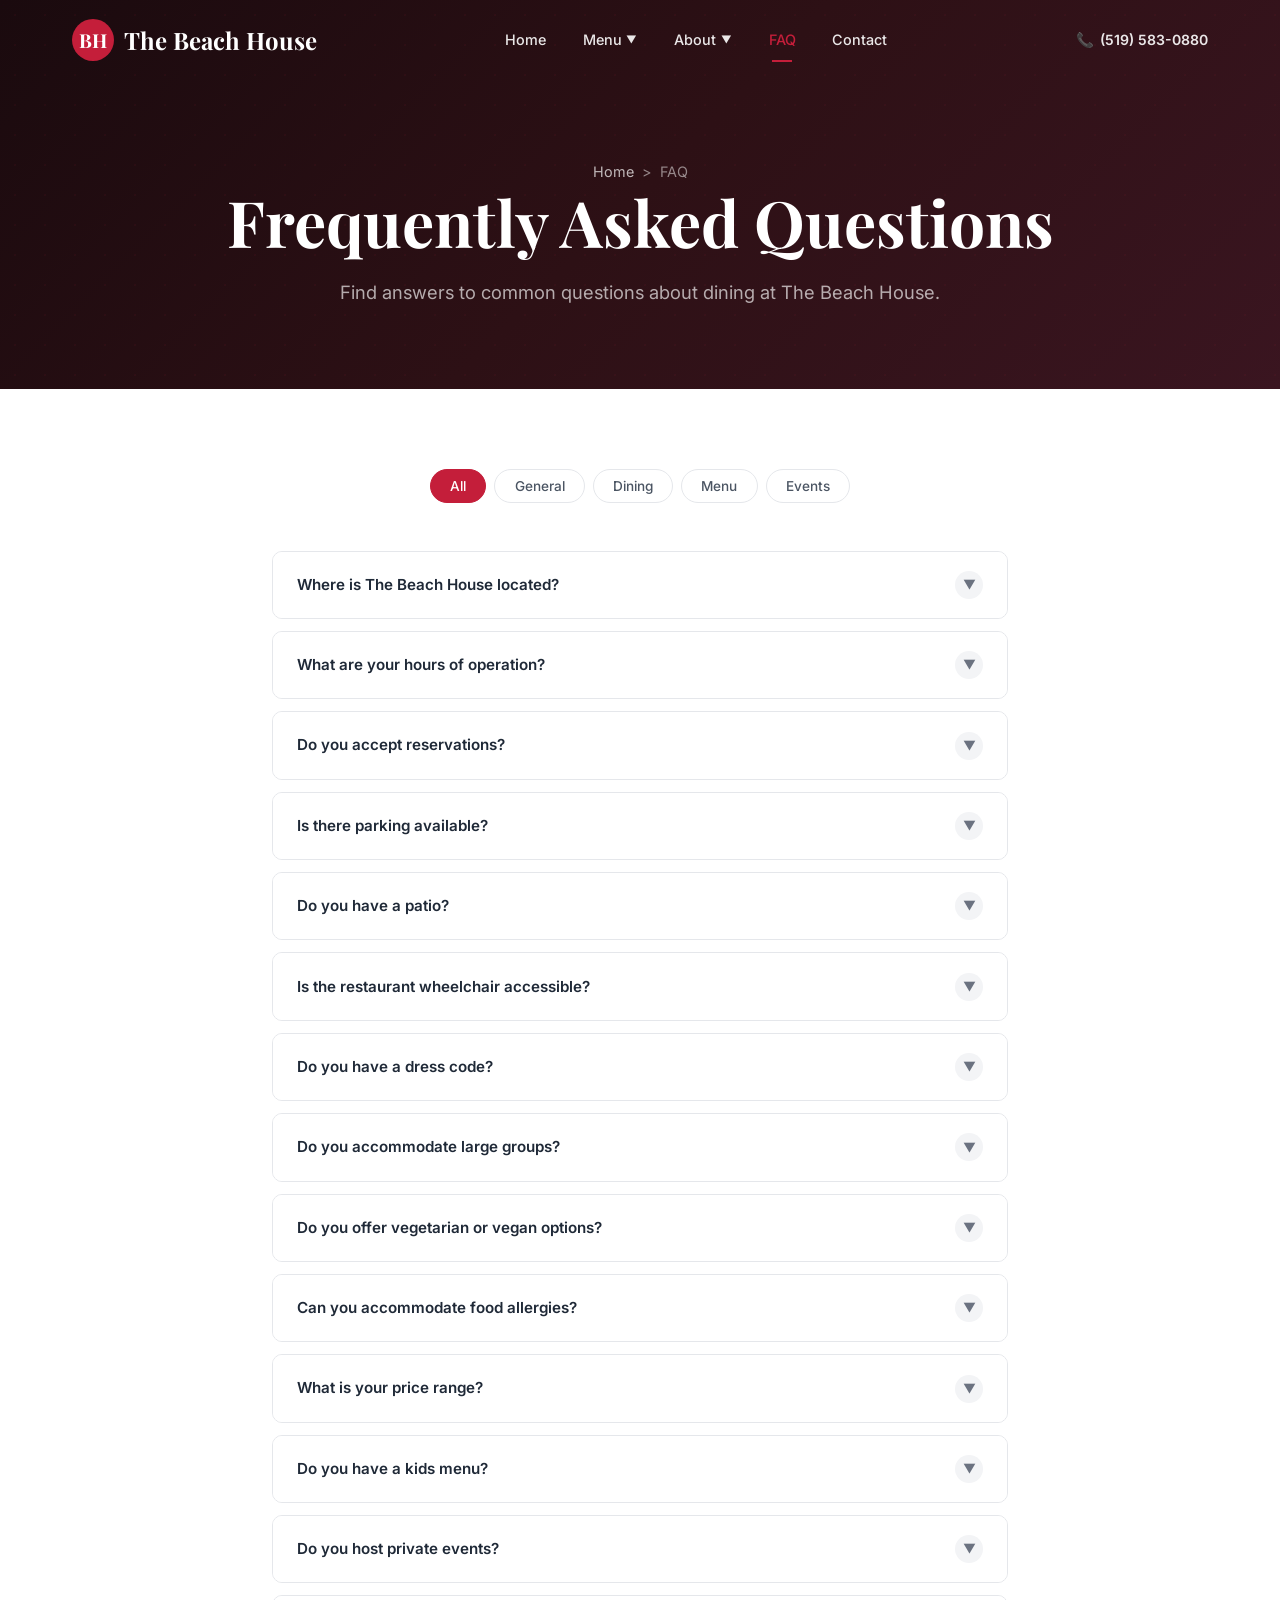
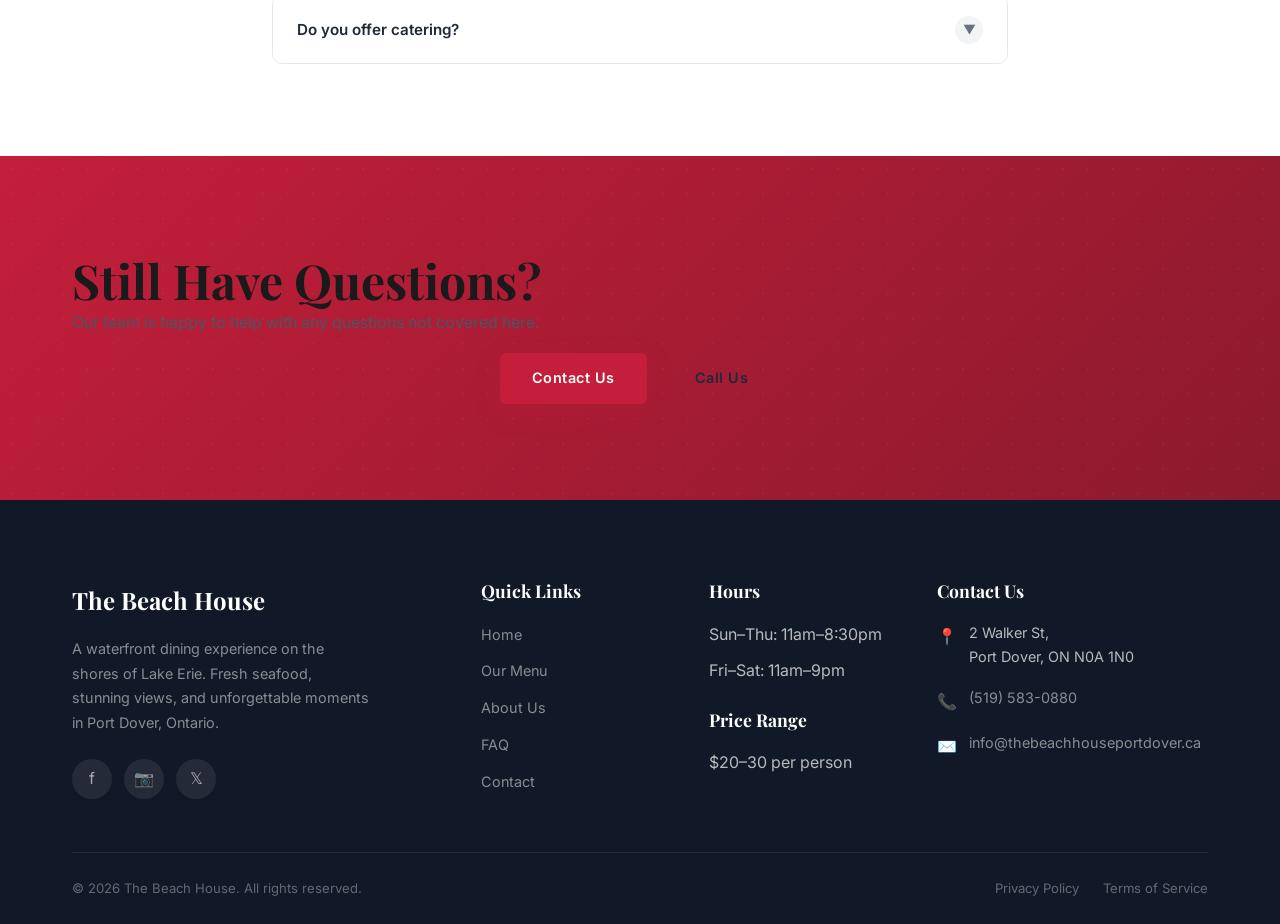
<file: faq.html>
<!DOCTYPE html>
<html lang="en">
<head>
  <meta charset="UTF-8">
  <meta name="viewport" content="width=device-width, initial-scale=1.0">
  <title>FAQ | The Beach House – Port Dover Waterfront Dining</title>
  <meta name="description" content="Find answers to frequently asked questions about dining at The Beach House in Port Dover. Learn about reservations, hours, menu options, events, and more.">
  <link rel="stylesheet" href="css/styles.css">
</head>
<body>

  <!-- HEADER -->
  <header class="header" id="header">
    <div class="container">
      <a href="index.html" class="logo">
        <div class="logo-icon">BH</div>
        <span class="logo-text">The Beach House</span>
      </a>
      <nav class="nav" id="main-nav">
        <a href="index.html" class="nav-link">Home</a>
        <div class="nav-item">
          <a href="menu.html" class="nav-link nav-dropdown-toggle">
            Menu <span class="chevron">▼</span>
          </a>
          <div class="dropdown-menu">
            <a href="menu.html#appetizers" class="dropdown-link"><span class="dropdown-icon">🦐</span> Appetizers</a>
            <a href="menu.html#mains" class="dropdown-link"><span class="dropdown-icon">🐟</span> Main Courses</a>
            <a href="menu.html#desserts" class="dropdown-link"><span class="dropdown-icon">🍰</span> Desserts</a>
            <a href="menu.html#drinks" class="dropdown-link"><span class="dropdown-icon">🍷</span> Drinks</a>
          </div>
        </div>
        <div class="nav-item">
          <a href="about.html" class="nav-link nav-dropdown-toggle">
            About <span class="chevron">▼</span>
          </a>
          <div class="dropdown-menu">
            <a href="about.html" class="dropdown-link"><span class="dropdown-icon">📖</span> Our Story</a>
            <a href="about.html#hours" class="dropdown-link"><span class="dropdown-icon">🕐</span> Hours &amp; Location</a>
            <a href="faq.html" class="dropdown-link"><span class="dropdown-icon">❓</span> FAQ</a>
          </div>
        </div>
        <a href="faq.html" class="nav-link active">FAQ</a>
        <a href="contact.html" class="nav-link">Contact</a>
      </nav>
      <div class="header-cta">
        <a href="tel:+15195830880" class="header-phone">
          <span class="phone-icon">📞</span> (519) 583-0880
        </a>
      </div>
      <button class="menu-toggle" id="menu-toggle" aria-label="Toggle menu">
        <span></span><span></span><span></span>
      </button>
    </div>
  </header>
  <div class="mobile-overlay" id="mobile-overlay"></div>

  <main>

    <!-- PAGE HERO -->
    <section class="page-hero">
      <div class="container">
        <div class="breadcrumb">
          <a href="index.html">Home</a> <span>&gt;</span> <span>FAQ</span>
        </div>
        <h1>Frequently Asked Questions</h1>
        <p class="page-hero-subtitle">Find answers to common questions about dining at The Beach House.</p>
      </div>
    </section>

    <!-- FAQ SECTION -->
    <section class="faq-section">
      <div class="container" style="max-width: 800px;">

        <!-- Category Filter Buttons -->
        <div class="faq-categories">
          <button class="faq-cat-btn active" data-category="all" onclick="filterFAQ('all')">All</button>
          <button class="faq-cat-btn" data-category="general" onclick="filterFAQ('general')">General</button>
          <button class="faq-cat-btn" data-category="dining" onclick="filterFAQ('dining')">Dining</button>
          <button class="faq-cat-btn" data-category="menu" onclick="filterFAQ('menu')">Menu</button>
          <button class="faq-cat-btn" data-category="events" onclick="filterFAQ('events')">Events</button>
        </div>

        <!-- FAQ Items -->
        <div class="faq-list">

          <!-- GENERAL -->
          <div class="faq-item" data-category="general">
            <div class="faq-question" onclick="toggleFAQ(this)">
              <h4>Where is The Beach House located?</h4>
              <span class="faq-toggle">▼</span>
            </div>
            <div class="faq-answer">
              <div class="faq-answer-inner">
                <p>We're located at 2 Walker St, Port Dover, ON N0A 1N0, right on the waterfront of Lake Erie. <a href="https://www.google.com/maps/search/?api=1&query=2+Walker+St+Port+Dover+ON+N0A+1N0" target="_blank" rel="noopener">Get Directions →</a></p>
              </div>
            </div>
          </div>

          <div class="faq-item" data-category="general">
            <div class="faq-question" onclick="toggleFAQ(this)">
              <h4>What are your hours of operation?</h4>
              <span class="faq-toggle">▼</span>
            </div>
            <div class="faq-answer">
              <div class="faq-answer-inner">
                <p>Sunday through Thursday 11am to 8:30pm, Friday and Saturday 11am to 9pm. Hours may vary on holidays.</p>
              </div>
            </div>
          </div>

          <div class="faq-item" data-category="general">
            <div class="faq-question" onclick="toggleFAQ(this)">
              <h4>Do you accept reservations?</h4>
              <span class="faq-toggle">▼</span>
            </div>
            <div class="faq-answer">
              <div class="faq-answer-inner">
                <p>Yes! We recommend reservations especially on weekends and holidays. Call us at <a href="tel:+15195830880">(519) 583-0880</a> or use our <a href="contact.html">contact form</a>.</p>
              </div>
            </div>
          </div>

          <div class="faq-item" data-category="general">
            <div class="faq-question" onclick="toggleFAQ(this)">
              <h4>Is there parking available?</h4>
              <span class="faq-toggle">▼</span>
            </div>
            <div class="faq-answer">
              <div class="faq-answer-inner">
                <p>Yes, there is free street parking available on Walker St and nearby lots. During peak summer months, we recommend arriving early.</p>
              </div>
            </div>
          </div>

          <!-- DINING -->
          <div class="faq-item" data-category="dining">
            <div class="faq-question" onclick="toggleFAQ(this)">
              <h4>Do you have a patio?</h4>
              <span class="faq-toggle">▼</span>
            </div>
            <div class="faq-answer">
              <div class="faq-answer-inner">
                <p>Yes! We have a beautiful waterfront patio overlooking Lake Erie. It's open seasonally, weather permitting.</p>
              </div>
            </div>
          </div>

          <div class="faq-item" data-category="dining">
            <div class="faq-question" onclick="toggleFAQ(this)">
              <h4>Is the restaurant wheelchair accessible?</h4>
              <span class="faq-toggle">▼</span>
            </div>
            <div class="faq-answer">
              <div class="faq-answer-inner">
                <p>Yes, our restaurant is fully wheelchair accessible including the main dining room, washrooms, and patio.</p>
              </div>
            </div>
          </div>

          <div class="faq-item" data-category="dining">
            <div class="faq-question" onclick="toggleFAQ(this)">
              <h4>Do you have a dress code?</h4>
              <span class="faq-toggle">▼</span>
            </div>
            <div class="faq-answer">
              <div class="faq-answer-inner">
                <p>We have a casual, relaxed atmosphere. Come as you are — beach attire welcome!</p>
              </div>
            </div>
          </div>

          <div class="faq-item" data-category="dining">
            <div class="faq-question" onclick="toggleFAQ(this)">
              <h4>Do you accommodate large groups?</h4>
              <span class="faq-toggle">▼</span>
            </div>
            <div class="faq-answer">
              <div class="faq-answer-inner">
                <p>Absolutely! We can accommodate groups of up to 40 guests. Please call ahead for parties of 8 or more. A 15% gratuity is added for large parties.</p>
              </div>
            </div>
          </div>

          <!-- MENU -->
          <div class="faq-item" data-category="menu">
            <div class="faq-question" onclick="toggleFAQ(this)">
              <h4>Do you offer vegetarian or vegan options?</h4>
              <span class="faq-toggle">▼</span>
            </div>
            <div class="faq-answer">
              <div class="faq-answer-inner">
                <p>Yes, we have several vegetarian options and can accommodate vegan dietary needs. Please ask your server for details.</p>
              </div>
            </div>
          </div>

          <div class="faq-item" data-category="menu">
            <div class="faq-question" onclick="toggleFAQ(this)">
              <h4>Can you accommodate food allergies?</h4>
              <span class="faq-toggle">▼</span>
            </div>
            <div class="faq-answer">
              <div class="faq-answer-inner">
                <p>Absolutely. Please inform your server of any allergies or dietary restrictions and our kitchen will do their best to accommodate you.</p>
              </div>
            </div>
          </div>

          <div class="faq-item" data-category="menu">
            <div class="faq-question" onclick="toggleFAQ(this)">
              <h4>What is your price range?</h4>
              <span class="faq-toggle">▼</span>
            </div>
            <div class="faq-answer">
              <div class="faq-answer-inner">
                <p>Most entrees are in the $20–30 range per person. We also have appetizers starting at $8 and a kids menu available.</p>
              </div>
            </div>
          </div>

          <div class="faq-item" data-category="menu">
            <div class="faq-question" onclick="toggleFAQ(this)">
              <h4>Do you have a kids menu?</h4>
              <span class="faq-toggle">▼</span>
            </div>
            <div class="faq-answer">
              <div class="faq-answer-inner">
                <p>Yes! Our kids menu features child-friendly favorites like chicken fingers, grilled cheese, and fish &amp; chips, all for $10 or less.</p>
              </div>
            </div>
          </div>

          <!-- EVENTS -->
          <div class="faq-item" data-category="events">
            <div class="faq-question" onclick="toggleFAQ(this)">
              <h4>Do you host private events?</h4>
              <span class="faq-toggle">▼</span>
            </div>
            <div class="faq-answer">
              <div class="faq-answer-inner">
                <p>Yes, we offer private dining and event hosting for birthdays, anniversaries, corporate events, and more. <a href="contact.html">Contact us</a> for details.</p>
              </div>
            </div>
          </div>

          <div class="faq-item" data-category="events">
            <div class="faq-question" onclick="toggleFAQ(this)">
              <h4>Do you offer catering?</h4>
              <span class="faq-toggle">▼</span>
            </div>
            <div class="faq-answer">
              <div class="faq-answer-inner">
                <p>We offer full-service catering for events of all sizes. Call us or send a message through our <a href="contact.html">contact form</a> to discuss your needs.</p>
              </div>
            </div>
          </div>

        </div>
      </div>
    </section>

    <!-- CTA SECTION -->
    <section class="cta-section">
      <div class="container">
        <h2>Still Have Questions?</h2>
        <p>Our team is happy to help with any questions not covered here.</p>
        <div class="cta-buttons">
          <a href="contact.html" class="btn btn-primary">Contact Us</a>
          <a href="tel:+15195830880" class="btn btn-secondary">Call Us</a>
        </div>
      </div>
    </section>

  </main>

  <!-- FOOTER -->
  <footer class="footer">
    <div class="container">
      <div class="footer-grid">
        <div class="footer-brand">
          <a href="index.html" class="logo">
            <span class="logo-text">The Beach House</span>
          </a>
          <p>A waterfront dining experience on the shores of Lake Erie. Fresh seafood, stunning views, and unforgettable moments in Port Dover, Ontario.</p>
          <div class="footer-social">
            <a href="#" class="social-link" aria-label="Facebook">f</a>
            <a href="#" class="social-link" aria-label="Instagram">📷</a>
            <a href="#" class="social-link" aria-label="Twitter">𝕏</a>
          </div>
        </div>
        <div>
          <h4 class="footer-heading">Quick Links</h4>
          <ul class="footer-links">
            <li><a href="index.html">Home</a></li>
            <li><a href="menu.html">Our Menu</a></li>
            <li><a href="about.html">About Us</a></li>
            <li><a href="faq.html">FAQ</a></li>
            <li><a href="contact.html">Contact</a></li>
          </ul>
        </div>
        <div>
          <h4 class="footer-heading">Hours</h4>
          <ul class="footer-links">
            <li>Sun–Thu: 11am–8:30pm</li>
            <li>Fri–Sat: 11am–9pm</li>
          </ul>
          <h4 class="footer-heading" style="margin-top:1.5rem;">Price Range</h4>
          <ul class="footer-links">
            <li>$20–30 per person</li>
          </ul>
        </div>
        <div>
          <h4 class="footer-heading">Contact Us</h4>
          <div class="footer-contact-item">
            <span class="footer-contact-icon">📍</span>
            <span>2 Walker St,<br>Port Dover, ON N0A 1N0</span>
          </div>
          <div class="footer-contact-item">
            <span class="footer-contact-icon">📞</span>
            <a href="tel:+15195830880">(519) 583-0880</a>
          </div>
          <div class="footer-contact-item">
            <span class="footer-contact-icon">✉️</span>
            <a href="mailto:info@thebeachhouseportdover.ca">info@thebeachhouseportdover.ca</a>
          </div>
        </div>
      </div>
      <div class="footer-bottom">
        <p>&copy; 2026 The Beach House. All rights reserved.</p>
        <div class="footer-bottom-links">
          <a href="#">Privacy Policy</a>
          <a href="#">Terms of Service</a>
        </div>
      </div>
    </div>
  </footer>
  <button class="scroll-top" id="scroll-top" aria-label="Scroll to top">↑</button>
  <script src="js/main.js"></script>

</body>
</html>
</file>
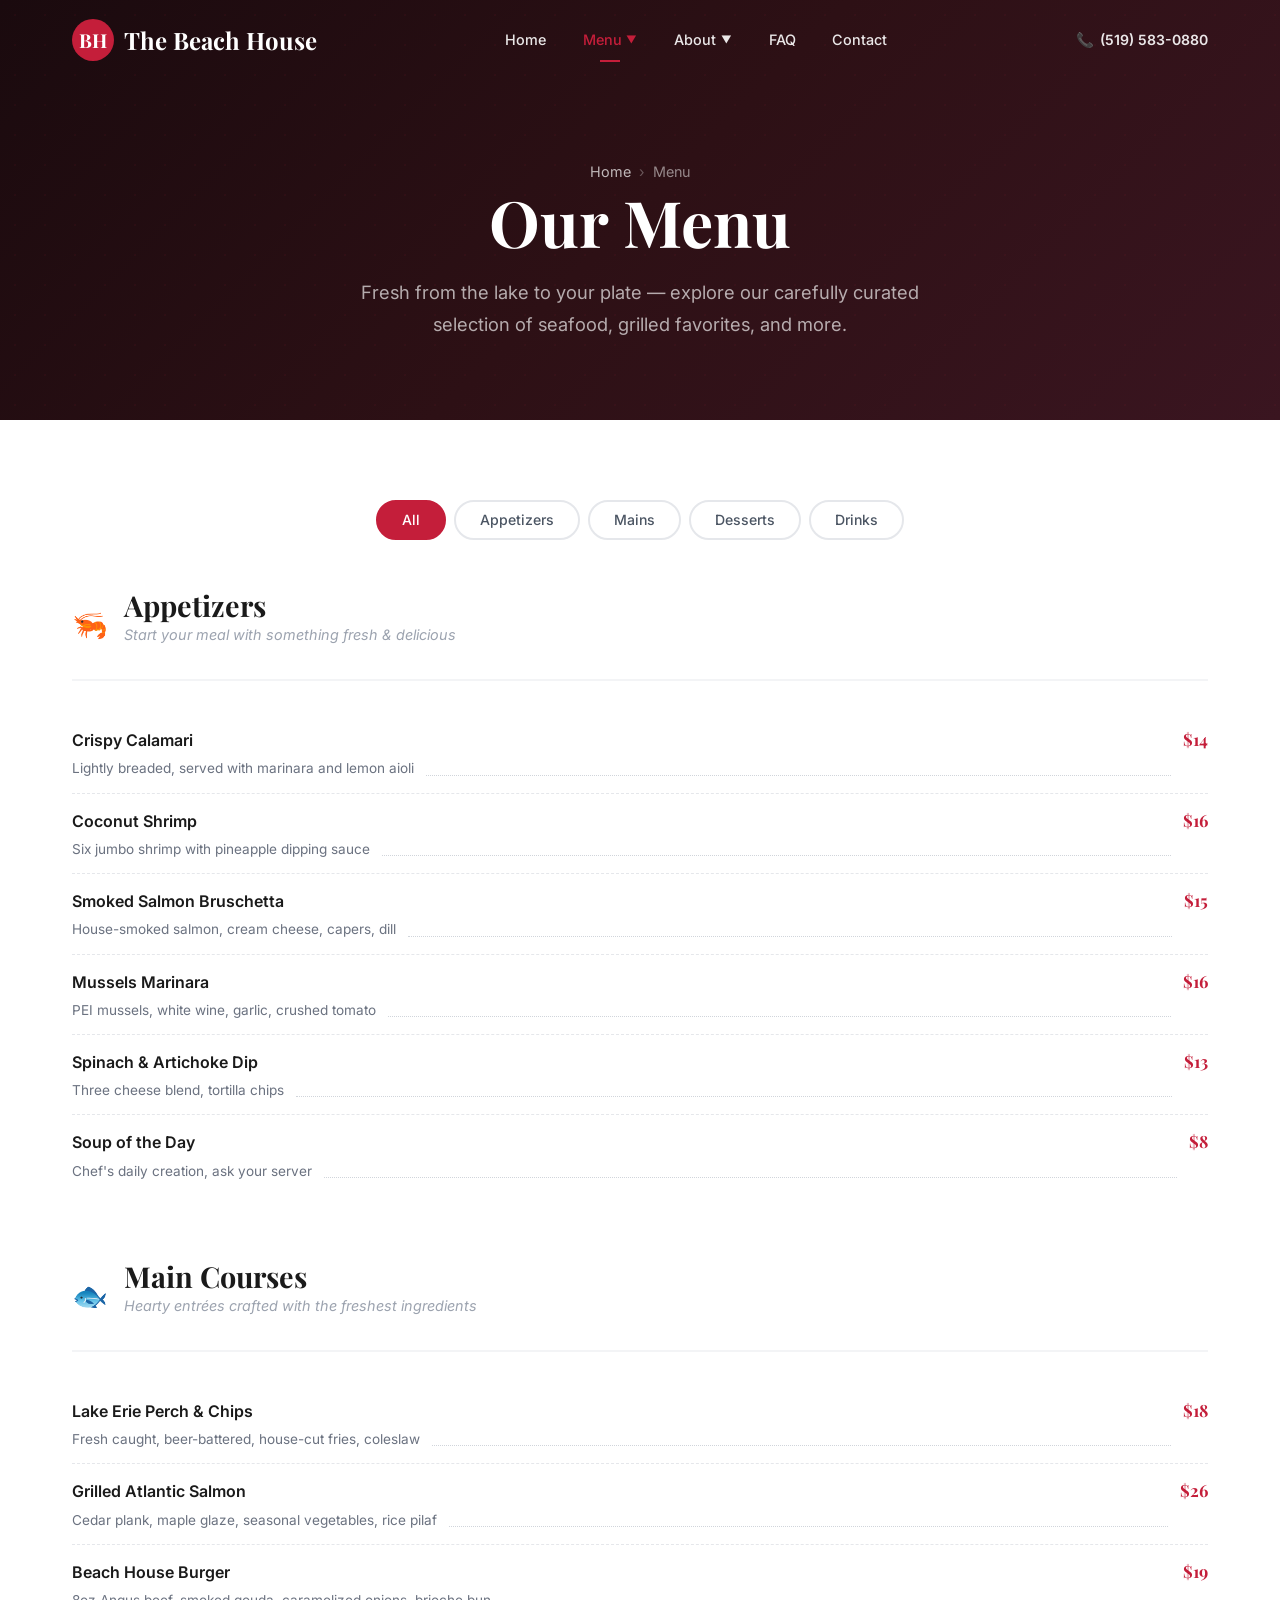
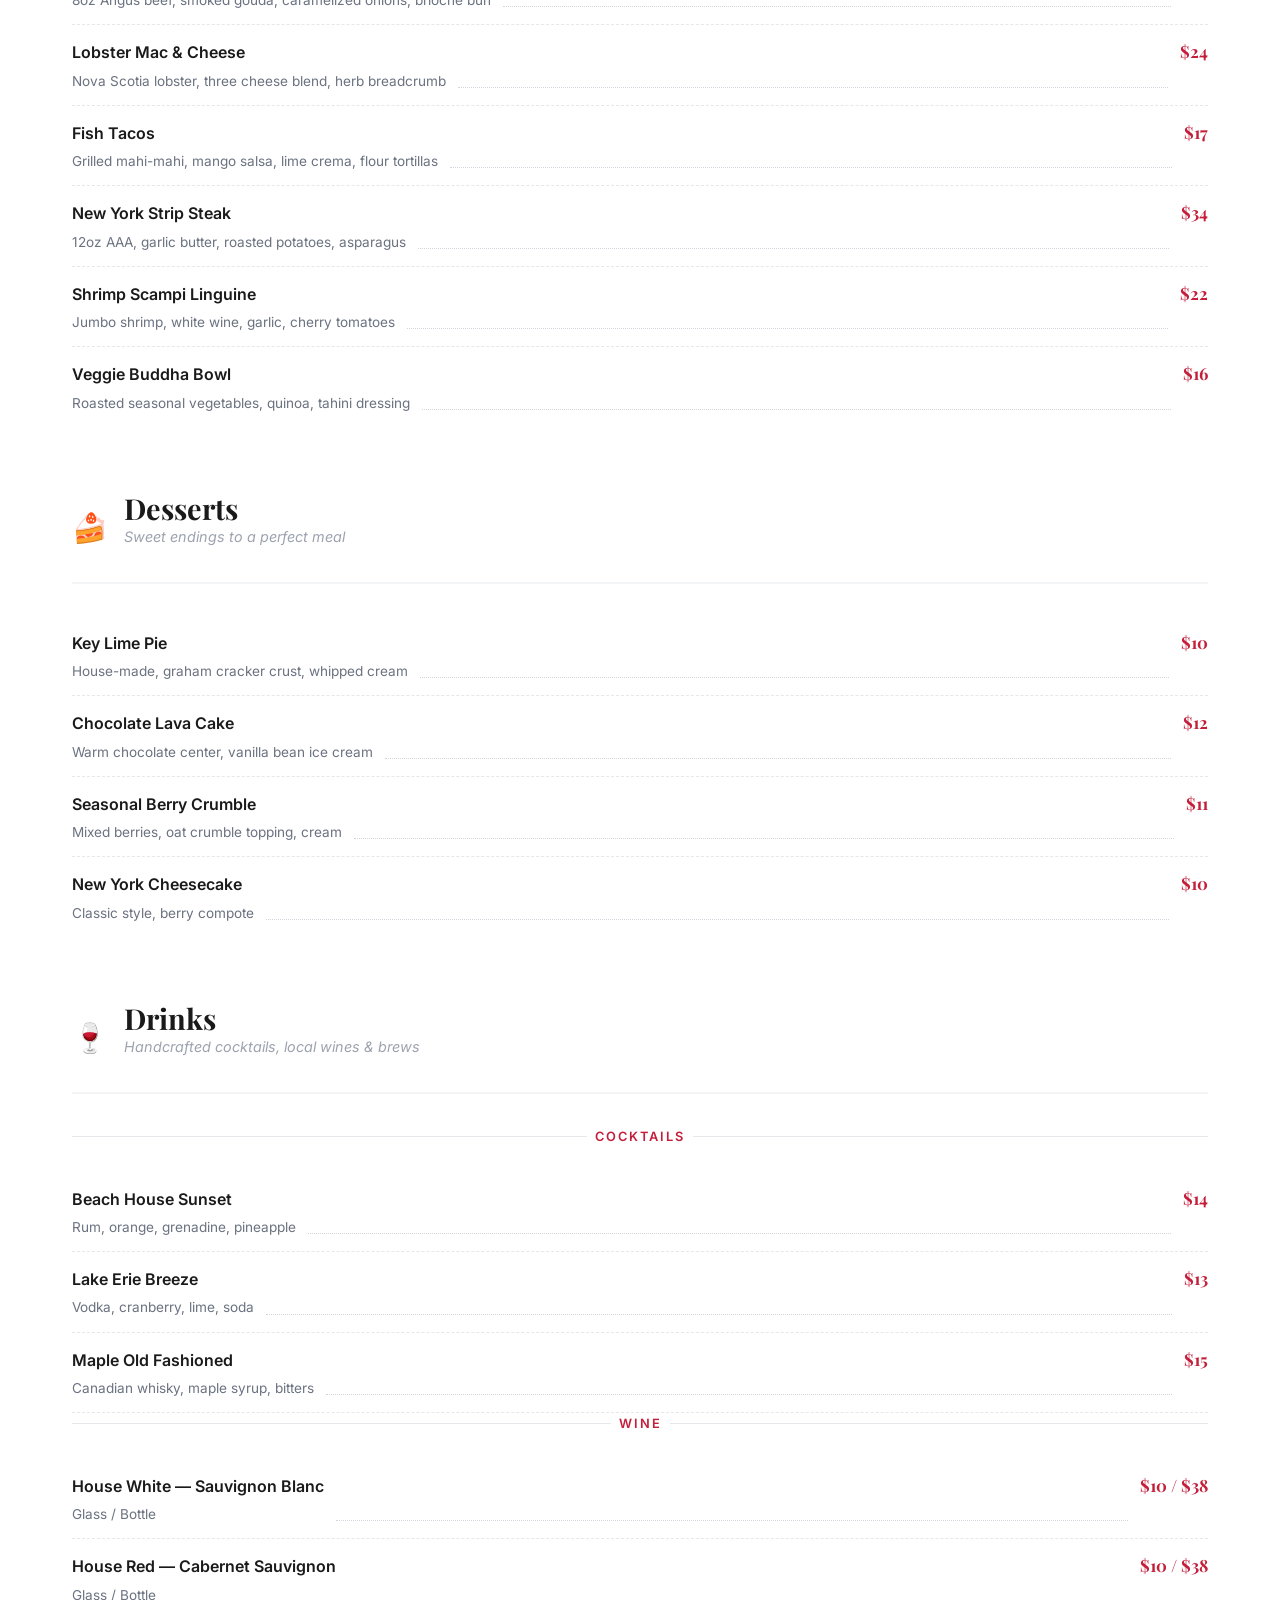
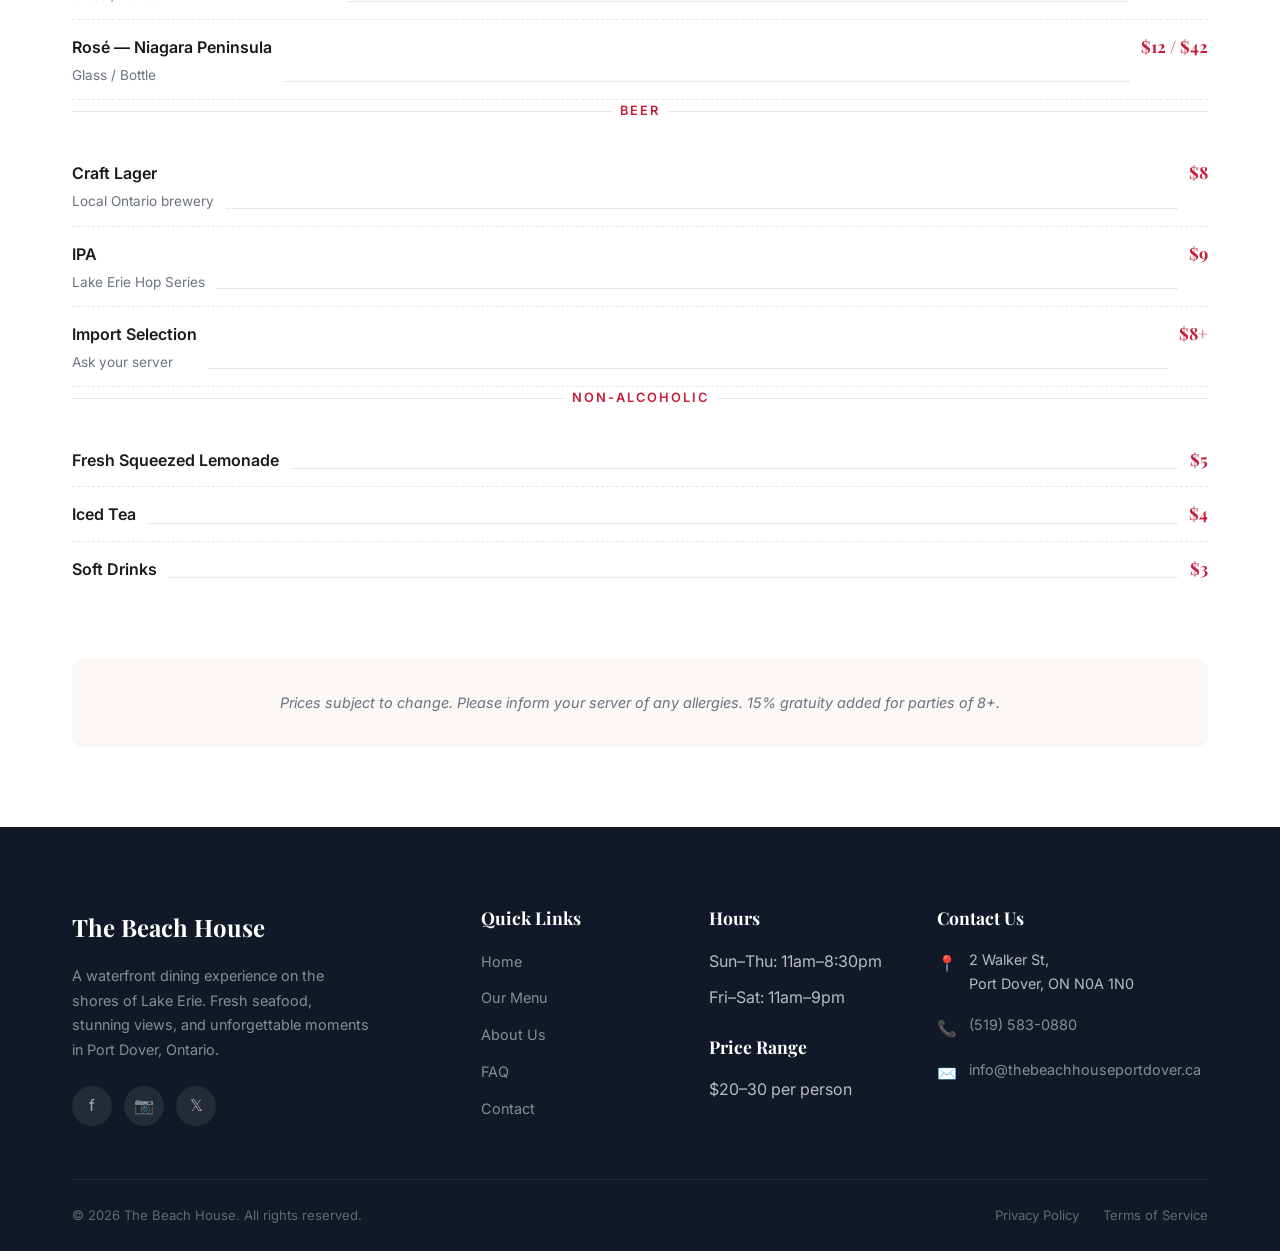
<file: menu.html>
<!DOCTYPE html>
<html lang="en">
<head>
  <meta charset="UTF-8">
  <meta name="viewport" content="width=device-width, initial-scale=1.0">
  <meta name="description" content="Explore The Beach House menu — fresh Lake Erie perch, seafood, grilled favorites, desserts, and craft cocktails. Waterfront dining in Port Dover, Ontario.">
  <title>Our Menu | The Beach House — Port Dover Waterfront Dining</title>
  <link rel="stylesheet" href="css/styles.css">
</head>
<body>

  <!-- ========== HEADER ========== -->
  <header class="header" id="header">
    <div class="container">
      <a href="index.html" class="logo">
        <div class="logo-icon">BH</div>
        <span class="logo-text">The Beach House</span>
      </a>
      <nav class="nav" id="main-nav">
        <a href="index.html" class="nav-link">Home</a>
        <div class="nav-item">
          <a href="menu.html" class="nav-link nav-dropdown-toggle active">
            Menu <span class="chevron">▼</span>
          </a>
          <div class="dropdown-menu">
            <a href="menu.html#appetizers" class="dropdown-link"><span class="dropdown-icon">🦐</span> Appetizers</a>
            <a href="menu.html#mains" class="dropdown-link"><span class="dropdown-icon">🐟</span> Main Courses</a>
            <a href="menu.html#desserts" class="dropdown-link"><span class="dropdown-icon">🍰</span> Desserts</a>
            <a href="menu.html#drinks" class="dropdown-link"><span class="dropdown-icon">🍷</span> Drinks</a>
          </div>
        </div>
        <div class="nav-item">
          <a href="about.html" class="nav-link nav-dropdown-toggle">
            About <span class="chevron">▼</span>
          </a>
          <div class="dropdown-menu">
            <a href="about.html" class="dropdown-link"><span class="dropdown-icon">📖</span> Our Story</a>
            <a href="about.html#hours" class="dropdown-link"><span class="dropdown-icon">🕐</span> Hours &amp; Location</a>
            <a href="faq.html" class="dropdown-link"><span class="dropdown-icon">❓</span> FAQ</a>
          </div>
        </div>
        <a href="faq.html" class="nav-link">FAQ</a>
        <a href="contact.html" class="nav-link">Contact</a>
      </nav>
      <div class="header-cta">
        <a href="tel:+15195830880" class="header-phone">
          <span class="phone-icon">📞</span> (519) 583-0880
        </a>
      </div>
      <button class="menu-toggle" id="menu-toggle" aria-label="Toggle menu">
        <span></span><span></span><span></span>
      </button>
    </div>
  </header>
  <div class="mobile-overlay" id="mobile-overlay"></div>

  <!-- ========== PAGE HERO ========== -->
  <section class="page-hero">
    <div class="container">
      <div class="breadcrumb">
        <a href="index.html">Home</a>
        <span class="separator">›</span>
        <span>Menu</span>
      </div>
      <h1>Our Menu</h1>
      <p class="page-hero-subtitle">Fresh from the lake to your plate — explore our carefully curated selection of seafood, grilled favorites, and more.</p>
    </div>
  </section>

  <!-- ========== FULL MENU SECTION ========== -->
  <section class="full-menu-section">
    <div class="container">

      <!-- Category Filter Buttons -->
      <div class="menu-categories">
        <button class="menu-cat-btn active" data-category="all" onclick="filterMenu('all')">All</button>
        <button class="menu-cat-btn" data-category="appetizers" onclick="filterMenu('appetizers')">Appetizers</button>
        <button class="menu-cat-btn" data-category="mains" onclick="filterMenu('mains')">Mains</button>
        <button class="menu-cat-btn" data-category="desserts" onclick="filterMenu('desserts')">Desserts</button>
        <button class="menu-cat-btn" data-category="drinks" onclick="filterMenu('drinks')">Drinks</button>
      </div>

      <!-- ===== APPETIZERS ===== -->
      <div class="menu-section-block" id="appetizers" data-category="appetizers">
        <div class="menu-section-header">
          <span class="menu-section-icon">🦐</span>
          <div>
            <h2 class="menu-section-title">Appetizers</h2>
            <p class="menu-section-desc">Start your meal with something fresh &amp; delicious</p>
          </div>
        </div>

        <div class="menu-list-item">
          <div>
            <div class="menu-list-name">Crispy Calamari</div>
            <div class="menu-list-desc">Lightly breaded, served with marinara and lemon aioli</div>
          </div>
          <span class="menu-list-dots"></span>
          <span class="menu-list-price">$14</span>
        </div>

        <div class="menu-list-item">
          <div>
            <div class="menu-list-name">Coconut Shrimp</div>
            <div class="menu-list-desc">Six jumbo shrimp with pineapple dipping sauce</div>
          </div>
          <span class="menu-list-dots"></span>
          <span class="menu-list-price">$16</span>
        </div>

        <div class="menu-list-item">
          <div>
            <div class="menu-list-name">Smoked Salmon Bruschetta</div>
            <div class="menu-list-desc">House-smoked salmon, cream cheese, capers, dill</div>
          </div>
          <span class="menu-list-dots"></span>
          <span class="menu-list-price">$15</span>
        </div>

        <div class="menu-list-item">
          <div>
            <div class="menu-list-name">Mussels Marinara</div>
            <div class="menu-list-desc">PEI mussels, white wine, garlic, crushed tomato</div>
          </div>
          <span class="menu-list-dots"></span>
          <span class="menu-list-price">$16</span>
        </div>

        <div class="menu-list-item">
          <div>
            <div class="menu-list-name">Spinach &amp; Artichoke Dip</div>
            <div class="menu-list-desc">Three cheese blend, tortilla chips</div>
          </div>
          <span class="menu-list-dots"></span>
          <span class="menu-list-price">$13</span>
        </div>

        <div class="menu-list-item">
          <div>
            <div class="menu-list-name">Soup of the Day</div>
            <div class="menu-list-desc">Chef's daily creation, ask your server</div>
          </div>
          <span class="menu-list-dots"></span>
          <span class="menu-list-price">$8</span>
        </div>
      </div>

      <!-- ===== MAIN COURSES ===== -->
      <div class="menu-section-block" id="mains" data-category="mains">
        <div class="menu-section-header">
          <span class="menu-section-icon">🐟</span>
          <div>
            <h2 class="menu-section-title">Main Courses</h2>
            <p class="menu-section-desc">Hearty entrées crafted with the freshest ingredients</p>
          </div>
        </div>

        <div class="menu-list-item">
          <div>
            <div class="menu-list-name">Lake Erie Perch &amp; Chips</div>
            <div class="menu-list-desc">Fresh caught, beer-battered, house-cut fries, coleslaw</div>
          </div>
          <span class="menu-list-dots"></span>
          <span class="menu-list-price">$18</span>
        </div>

        <div class="menu-list-item">
          <div>
            <div class="menu-list-name">Grilled Atlantic Salmon</div>
            <div class="menu-list-desc">Cedar plank, maple glaze, seasonal vegetables, rice pilaf</div>
          </div>
          <span class="menu-list-dots"></span>
          <span class="menu-list-price">$26</span>
        </div>

        <div class="menu-list-item">
          <div>
            <div class="menu-list-name">Beach House Burger</div>
            <div class="menu-list-desc">8oz Angus beef, smoked gouda, caramelized onions, brioche bun</div>
          </div>
          <span class="menu-list-dots"></span>
          <span class="menu-list-price">$19</span>
        </div>

        <div class="menu-list-item">
          <div>
            <div class="menu-list-name">Lobster Mac &amp; Cheese</div>
            <div class="menu-list-desc">Nova Scotia lobster, three cheese blend, herb breadcrumb</div>
          </div>
          <span class="menu-list-dots"></span>
          <span class="menu-list-price">$24</span>
        </div>

        <div class="menu-list-item">
          <div>
            <div class="menu-list-name">Fish Tacos</div>
            <div class="menu-list-desc">Grilled mahi-mahi, mango salsa, lime crema, flour tortillas</div>
          </div>
          <span class="menu-list-dots"></span>
          <span class="menu-list-price">$17</span>
        </div>

        <div class="menu-list-item">
          <div>
            <div class="menu-list-name">New York Strip Steak</div>
            <div class="menu-list-desc">12oz AAA, garlic butter, roasted potatoes, asparagus</div>
          </div>
          <span class="menu-list-dots"></span>
          <span class="menu-list-price">$34</span>
        </div>

        <div class="menu-list-item">
          <div>
            <div class="menu-list-name">Shrimp Scampi Linguine</div>
            <div class="menu-list-desc">Jumbo shrimp, white wine, garlic, cherry tomatoes</div>
          </div>
          <span class="menu-list-dots"></span>
          <span class="menu-list-price">$22</span>
        </div>

        <div class="menu-list-item">
          <div>
            <div class="menu-list-name">Veggie Buddha Bowl</div>
            <div class="menu-list-desc">Roasted seasonal vegetables, quinoa, tahini dressing</div>
          </div>
          <span class="menu-list-dots"></span>
          <span class="menu-list-price">$16</span>
        </div>
      </div>

      <!-- ===== DESSERTS ===== -->
      <div class="menu-section-block" id="desserts" data-category="desserts">
        <div class="menu-section-header">
          <span class="menu-section-icon">🍰</span>
          <div>
            <h2 class="menu-section-title">Desserts</h2>
            <p class="menu-section-desc">Sweet endings to a perfect meal</p>
          </div>
        </div>

        <div class="menu-list-item">
          <div>
            <div class="menu-list-name">Key Lime Pie</div>
            <div class="menu-list-desc">House-made, graham cracker crust, whipped cream</div>
          </div>
          <span class="menu-list-dots"></span>
          <span class="menu-list-price">$10</span>
        </div>

        <div class="menu-list-item">
          <div>
            <div class="menu-list-name">Chocolate Lava Cake</div>
            <div class="menu-list-desc">Warm chocolate center, vanilla bean ice cream</div>
          </div>
          <span class="menu-list-dots"></span>
          <span class="menu-list-price">$12</span>
        </div>

        <div class="menu-list-item">
          <div>
            <div class="menu-list-name">Seasonal Berry Crumble</div>
            <div class="menu-list-desc">Mixed berries, oat crumble topping, cream</div>
          </div>
          <span class="menu-list-dots"></span>
          <span class="menu-list-price">$11</span>
        </div>

        <div class="menu-list-item">
          <div>
            <div class="menu-list-name">New York Cheesecake</div>
            <div class="menu-list-desc">Classic style, berry compote</div>
          </div>
          <span class="menu-list-dots"></span>
          <span class="menu-list-price">$10</span>
        </div>
      </div>

      <!-- ===== DRINKS ===== -->
      <div class="menu-section-block" id="drinks" data-category="drinks">
        <div class="menu-section-header">
          <span class="menu-section-icon">🍷</span>
          <div>
            <h2 class="menu-section-title">Drinks</h2>
            <p class="menu-section-desc">Handcrafted cocktails, local wines &amp; brews</p>
          </div>
        </div>

        <!-- Cocktails -->
        <div class="menu-divider"><span>Cocktails</span></div>

        <div class="menu-list-item">
          <div>
            <div class="menu-list-name">Beach House Sunset</div>
            <div class="menu-list-desc">Rum, orange, grenadine, pineapple</div>
          </div>
          <span class="menu-list-dots"></span>
          <span class="menu-list-price">$14</span>
        </div>

        <div class="menu-list-item">
          <div>
            <div class="menu-list-name">Lake Erie Breeze</div>
            <div class="menu-list-desc">Vodka, cranberry, lime, soda</div>
          </div>
          <span class="menu-list-dots"></span>
          <span class="menu-list-price">$13</span>
        </div>

        <div class="menu-list-item">
          <div>
            <div class="menu-list-name">Maple Old Fashioned</div>
            <div class="menu-list-desc">Canadian whisky, maple syrup, bitters</div>
          </div>
          <span class="menu-list-dots"></span>
          <span class="menu-list-price">$15</span>
        </div>

        <!-- Wine -->
        <div class="menu-divider"><span>Wine</span></div>

        <div class="menu-list-item">
          <div>
            <div class="menu-list-name">House White — Sauvignon Blanc</div>
            <div class="menu-list-desc">Glass / Bottle</div>
          </div>
          <span class="menu-list-dots"></span>
          <span class="menu-list-price">$10 / $38</span>
        </div>

        <div class="menu-list-item">
          <div>
            <div class="menu-list-name">House Red — Cabernet Sauvignon</div>
            <div class="menu-list-desc">Glass / Bottle</div>
          </div>
          <span class="menu-list-dots"></span>
          <span class="menu-list-price">$10 / $38</span>
        </div>

        <div class="menu-list-item">
          <div>
            <div class="menu-list-name">Rosé — Niagara Peninsula</div>
            <div class="menu-list-desc">Glass / Bottle</div>
          </div>
          <span class="menu-list-dots"></span>
          <span class="menu-list-price">$12 / $42</span>
        </div>

        <!-- Beer -->
        <div class="menu-divider"><span>Beer</span></div>

        <div class="menu-list-item">
          <div>
            <div class="menu-list-name">Craft Lager</div>
            <div class="menu-list-desc">Local Ontario brewery</div>
          </div>
          <span class="menu-list-dots"></span>
          <span class="menu-list-price">$8</span>
        </div>

        <div class="menu-list-item">
          <div>
            <div class="menu-list-name">IPA</div>
            <div class="menu-list-desc">Lake Erie Hop Series</div>
          </div>
          <span class="menu-list-dots"></span>
          <span class="menu-list-price">$9</span>
        </div>

        <div class="menu-list-item">
          <div>
            <div class="menu-list-name">Import Selection</div>
            <div class="menu-list-desc">Ask your server</div>
          </div>
          <span class="menu-list-dots"></span>
          <span class="menu-list-price">$8+</span>
        </div>

        <!-- Non-Alcoholic -->
        <div class="menu-divider"><span>Non-Alcoholic</span></div>

        <div class="menu-list-item">
          <div>
            <div class="menu-list-name">Fresh Squeezed Lemonade</div>
          </div>
          <span class="menu-list-dots"></span>
          <span class="menu-list-price">$5</span>
        </div>

        <div class="menu-list-item">
          <div>
            <div class="menu-list-name">Iced Tea</div>
          </div>
          <span class="menu-list-dots"></span>
          <span class="menu-list-price">$4</span>
        </div>

        <div class="menu-list-item">
          <div>
            <div class="menu-list-name">Soft Drinks</div>
          </div>
          <span class="menu-list-dots"></span>
          <span class="menu-list-price">$3</span>
        </div>
      </div>

      <!-- Menu Note -->
      <div class="text-center" style="margin-top: 2rem; padding: 2rem; background: var(--off-white); border-radius: var(--radius-md);">
        <p style="font-size: 0.9rem; color: var(--gray-500); margin-bottom: 0; font-style: italic;">
          Prices subject to change. Please inform your server of any allergies. 15% gratuity added for parties of 8+.
        </p>
      </div>

    </div>
  </section>

  <!-- ========== FOOTER ========== -->
  <footer class="footer">
    <div class="container">
      <div class="footer-grid">
        <div class="footer-brand">
          <a href="index.html" class="logo">
            <span class="logo-text">The Beach House</span>
          </a>
          <p>A waterfront dining experience on the shores of Lake Erie. Fresh seafood, stunning views, and unforgettable moments in Port Dover, Ontario.</p>
          <div class="footer-social">
            <a href="#" class="social-link" aria-label="Facebook">f</a>
            <a href="#" class="social-link" aria-label="Instagram">📷</a>
            <a href="#" class="social-link" aria-label="Twitter">𝕏</a>
          </div>
        </div>
        <div>
          <h4 class="footer-heading">Quick Links</h4>
          <ul class="footer-links">
            <li><a href="index.html">Home</a></li>
            <li><a href="menu.html">Our Menu</a></li>
            <li><a href="about.html">About Us</a></li>
            <li><a href="faq.html">FAQ</a></li>
            <li><a href="contact.html">Contact</a></li>
          </ul>
        </div>
        <div>
          <h4 class="footer-heading">Hours</h4>
          <ul class="footer-links">
            <li>Sun–Thu: 11am–8:30pm</li>
            <li>Fri–Sat: 11am–9pm</li>
          </ul>
          <h4 class="footer-heading" style="margin-top:1.5rem;">Price Range</h4>
          <ul class="footer-links">
            <li>$20–30 per person</li>
          </ul>
        </div>
        <div>
          <h4 class="footer-heading">Contact Us</h4>
          <div class="footer-contact-item">
            <span class="footer-contact-icon">📍</span>
            <span>2 Walker St,<br>Port Dover, ON N0A 1N0</span>
          </div>
          <div class="footer-contact-item">
            <span class="footer-contact-icon">📞</span>
            <a href="tel:+15195830880">(519) 583-0880</a>
          </div>
          <div class="footer-contact-item">
            <span class="footer-contact-icon">✉️</span>
            <a href="mailto:info@thebeachhouseportdover.ca">info@thebeachhouseportdover.ca</a>
          </div>
        </div>
      </div>
      <div class="footer-bottom">
        <p>&copy; 2026 The Beach House. All rights reserved.</p>
        <div class="footer-bottom-links">
          <a href="#">Privacy Policy</a>
          <a href="#">Terms of Service</a>
        </div>
      </div>
    </div>
  </footer>
  <button class="scroll-top" id="scroll-top" aria-label="Scroll to top">↑</button>
  <script src="js/main.js"></script>

</body>
</html>
</file>
<file: css/styles.css>
/* ============================================
   THE BEACH HOUSE — Design System & Styles
   Theme: White & Red | Premium Restaurant
   ============================================ */

@import url('https://fonts.googleapis.com/css2?family=Playfair+Display:ital,wght@0,400;0,500;0,600;0,700;0,800;1,400;1,500&family=Inter:wght@300;400;500;600;700&display=swap');

/* ---------- CSS Variables ---------- */
:root {
  --red-primary: #C41E3A;
  --red-dark: #8B1A2D;
  --red-deeper: #6B0F20;
  --red-light: #E8354D;
  --red-glow: rgba(196, 30, 58, 0.15);
  --red-subtle: #FFF0F2;
  --white: #FFFFFF;
  --off-white: #FBF7F4;
  --cream: #F5F0EB;
  --gray-100: #F3F4F6;
  --gray-200: #E5E7EB;
  --gray-300: #D1D5DB;
  --gray-400: #9CA3AF;
  --gray-500: #6B7280;
  --gray-600: #4B5563;
  --gray-700: #374151;
  --gray-800: #1F2937;
  --gray-900: #111827;
  --dark: #1A1A1A;
  --shadow-sm: 0 1px 2px rgba(0,0,0,0.05);
  --shadow-md: 0 4px 6px -1px rgba(0,0,0,0.07), 0 2px 4px -2px rgba(0,0,0,0.05);
  --shadow-lg: 0 10px 25px -3px rgba(0,0,0,0.08), 0 4px 6px -4px rgba(0,0,0,0.05);
  --shadow-xl: 0 20px 40px -5px rgba(0,0,0,0.1);
  --shadow-red: 0 8px 25px rgba(196, 30, 58, 0.25);
  --radius-sm: 6px;
  --radius-md: 10px;
  --radius-lg: 16px;
  --radius-xl: 24px;
  --font-display: 'Playfair Display', Georgia, serif;
  --font-body: 'Inter', -apple-system, BlinkMacSystemFont, sans-serif;
  --transition-fast: 0.2s cubic-bezier(0.4, 0, 0.2, 1);
  --transition-smooth: 0.35s cubic-bezier(0.4, 0, 0.2, 1);
  --transition-bounce: 0.5s cubic-bezier(0.34, 1.56, 0.64, 1);
  --max-width: 1200px;
  --header-height: 80px;
}

/* ---------- Reset & Base ---------- */
*, *::before, *::after {
  margin: 0;
  padding: 0;
  box-sizing: border-box;
}

html {
  scroll-behavior: smooth;
  font-size: 16px;
  -webkit-font-smoothing: antialiased;
  -moz-osx-font-smoothing: grayscale;
}

body {
  font-family: var(--font-body);
  color: var(--gray-800);
  background-color: var(--white);
  line-height: 1.7;
  overflow-x: hidden;
}

a {
  text-decoration: none;
  color: inherit;
  transition: color var(--transition-fast);
}

ul, ol {
  list-style: none;
}

img {
  max-width: 100%;
  height: auto;
  display: block;
}

h1, h2, h3, h4, h5, h6 {
  font-family: var(--font-display);
  font-weight: 700;
  line-height: 1.2;
  color: var(--dark);
}

h1 { font-size: clamp(2.5rem, 5vw, 4rem); }
h2 { font-size: clamp(2rem, 4vw, 3rem); }
h3 { font-size: clamp(1.4rem, 2.5vw, 1.8rem); }
h4 { font-size: clamp(1.1rem, 2vw, 1.4rem); }

p {
  margin-bottom: 1rem;
  color: var(--gray-600);
}

.container {
  width: 100%;
  max-width: var(--max-width);
  margin: 0 auto;
  padding: 0 2rem;
}

/* ---------- Utilities ---------- */
.section-label {
  display: inline-flex;
  align-items: center;
  gap: 0.5rem;
  font-family: var(--font-body);
  font-size: 0.8rem;
  font-weight: 600;
  letter-spacing: 3px;
  text-transform: uppercase;
  color: var(--red-primary);
  margin-bottom: 1rem;
}

.section-label::before {
  content: '';
  width: 30px;
  height: 2px;
  background: var(--red-primary);
}

.section-title {
  margin-bottom: 1.2rem;
}

.section-subtitle {
  font-size: 1.1rem;
  color: var(--gray-500);
  max-width: 600px;
  line-height: 1.8;
}

.text-center {
  text-align: center;
}

.text-center .section-subtitle {
  margin-left: auto;
  margin-right: auto;
}

.section-padding {
  padding: 6rem 0;
}

.btn {
  display: inline-flex;
  align-items: center;
  justify-content: center;
  gap: 0.5rem;
  padding: 0.85rem 2rem;
  font-family: var(--font-body);
  font-size: 0.9rem;
  font-weight: 600;
  letter-spacing: 0.5px;
  border: none;
  border-radius: var(--radius-sm);
  cursor: pointer;
  transition: all var(--transition-smooth);
  position: relative;
  overflow: hidden;
}

.btn-primary {
  background: var(--red-primary);
  color: var(--white);
  box-shadow: var(--shadow-red);
}

.btn-primary:hover {
  background: var(--red-dark);
  transform: translateY(-2px);
  box-shadow: 0 12px 30px rgba(196, 30, 58, 0.35);
}

.btn-outline {
  background: transparent;
  color: var(--red-primary);
  border: 2px solid var(--red-primary);
}

.btn-outline:hover {
  background: var(--red-primary);
  color: var(--white);
  transform: translateY(-2px);
}

.btn-white {
  background: var(--white);
  color: var(--red-primary);
  box-shadow: var(--shadow-md);
}

.btn-white:hover {
  transform: translateY(-2px);
  box-shadow: var(--shadow-lg);
}

.btn-lg {
  padding: 1rem 2.5rem;
  font-size: 1rem;
}

/* ---------- Header / Navigation ---------- */
.header {
  position: fixed;
  top: 0;
  left: 0;
  width: 100%;
  height: var(--header-height);
  z-index: 1000;
  transition: all var(--transition-smooth);
  background: rgba(255, 255, 255, 0.0);
}

.header.scrolled {
  background: rgba(255, 255, 255, 0.97);
  backdrop-filter: blur(12px);
  box-shadow: 0 1px 20px rgba(0, 0, 0, 0.08);
  height: 70px;
}

.header .container {
  display: flex;
  align-items: center;
  justify-content: space-between;
  height: 100%;
}

.logo {
  display: flex;
  align-items: center;
  gap: 0.6rem;
  z-index: 1001;
}

.logo-icon {
  width: 42px;
  height: 42px;
  background: var(--red-primary);
  border-radius: 50%;
  display: flex;
  align-items: center;
  justify-content: center;
  font-size: 1.2rem;
  color: var(--white);
  font-weight: 700;
  font-family: var(--font-display);
  flex-shrink: 0;
}

.logo-text {
  font-family: var(--font-display);
  font-size: 1.5rem;
  font-weight: 700;
  color: var(--white);
  transition: color var(--transition-smooth);
}

.header.scrolled .logo-text {
  color: var(--dark);
}

.nav {
  display: flex;
  align-items: center;
  gap: 0.3rem;
}

.nav-link {
  position: relative;
  padding: 0.6rem 1rem;
  font-size: 0.9rem;
  font-weight: 500;
  color: rgba(255, 255, 255, 0.9);
  transition: color var(--transition-fast);
  white-space: nowrap;
}

.header.scrolled .nav-link {
  color: var(--gray-700);
}

.nav-link:hover,
.nav-link.active {
  color: var(--red-primary);
}

.nav-link::after {
  content: '';
  position: absolute;
  bottom: 0;
  left: 50%;
  transform: translateX(-50%) scaleX(0);
  width: 20px;
  height: 2px;
  background: var(--red-primary);
  transition: transform var(--transition-smooth);
}

.nav-link:hover::after,
.nav-link.active::after {
  transform: translateX(-50%) scaleX(1);
}

/* Dropdown Menu */
.nav-item {
  position: relative;
}

.nav-dropdown-toggle {
  display: inline-flex;
  align-items: center;
  gap: 0.3rem;
}

.nav-dropdown-toggle .chevron {
  font-size: 0.65rem;
  transition: transform var(--transition-fast);
}

.nav-item:hover .chevron {
  transform: rotate(180deg);
}

.dropdown-menu {
  position: absolute;
  top: calc(100% + 8px);
  left: 50%;
  transform: translateX(-50%) translateY(10px);
  min-width: 200px;
  background: var(--white);
  border-radius: var(--radius-md);
  box-shadow: var(--shadow-xl);
  padding: 0.5rem;
  opacity: 0;
  visibility: hidden;
  transition: all var(--transition-smooth);
  border: 1px solid var(--gray-100);
}

.dropdown-menu::before {
  content: '';
  position: absolute;
  top: -8px;
  left: 50%;
  transform: translateX(-50%);
  width: 16px;
  height: 16px;
  background: var(--white);
  border: 1px solid var(--gray-100);
  border-bottom: none;
  border-right: none;
  transform: translateX(-50%) rotate(45deg);
}

.nav-item:hover .dropdown-menu {
  opacity: 1;
  visibility: visible;
  transform: translateX(-50%) translateY(0);
}

.dropdown-link {
  display: flex;
  align-items: center;
  gap: 0.75rem;
  padding: 0.7rem 1rem;
  font-size: 0.88rem;
  font-weight: 500;
  color: var(--gray-700);
  border-radius: var(--radius-sm);
  transition: all var(--transition-fast);
}

.dropdown-link:hover {
  background: var(--red-subtle);
  color: var(--red-primary);
}

.dropdown-link .dropdown-icon {
  font-size: 1rem;
  width: 24px;
  text-align: center;
}

/* Header CTA */
.header-cta {
  display: flex;
  align-items: center;
  gap: 1rem;
}

.header-phone {
  display: flex;
  align-items: center;
  gap: 0.4rem;
  font-size: 0.88rem;
  font-weight: 600;
  color: rgba(255, 255, 255, 0.9);
  transition: color var(--transition-fast);
}

.header.scrolled .header-phone {
  color: var(--gray-700);
}

.header-phone:hover {
  color: var(--red-primary);
}

.header-phone .phone-icon {
  font-size: 0.9rem;
}

.btn-reserve {
  padding: 0.55rem 1.4rem;
  background: var(--red-primary);
  color: var(--white);
  font-size: 0.85rem;
  font-weight: 600;
  border-radius: var(--radius-sm);
  border: none;
  cursor: pointer;
  transition: all var(--transition-smooth);
}

.btn-reserve:hover {
  background: var(--red-dark);
  transform: translateY(-1px);
  box-shadow: var(--shadow-red);
}

/* Mobile Menu Toggle */
.menu-toggle {
  display: none;
  flex-direction: column;
  gap: 5px;
  cursor: pointer;
  z-index: 1001;
  padding: 5px;
  background: none;
  border: none;
}

.menu-toggle span {
  width: 26px;
  height: 2px;
  background: var(--white);
  border-radius: 2px;
  transition: all var(--transition-smooth);
}

.header.scrolled .menu-toggle span {
  background: var(--dark);
}

.menu-toggle.active span:nth-child(1) {
  transform: rotate(45deg) translate(5px, 5px);
}

.menu-toggle.active span:nth-child(2) {
  opacity: 0;
}

.menu-toggle.active span:nth-child(3) {
  transform: rotate(-45deg) translate(5px, -5px);
}

/* ---------- Hero Section ---------- */
.hero {
  position: relative;
  min-height: 100vh;
  display: flex;
  align-items: center;
  justify-content: center;
  background: linear-gradient(135deg, #1a0a0e 0%, #2d1015 30%, #3a1520 60%, #1a0a0e 100%);
  overflow: hidden;
}

.hero-bg {
  position: absolute;
  inset: 0;
  z-index: 0;
}

.hero-bg img {
  width: 100%;
  height: 100%;
  object-fit: cover;
  opacity: 0.45;
}

.hero-overlay {
  position: absolute;
  inset: 0;
  background: linear-gradient(
    180deg,
    rgba(26, 10, 14, 0.5) 0%,
    rgba(26, 10, 14, 0.3) 40%,
    rgba(26, 10, 14, 0.7) 100%
  );
  z-index: 1;
}

.hero-pattern {
  position: absolute;
  inset: 0;
  background-image: radial-gradient(rgba(196, 30, 58, 0.08) 1px, transparent 1px);
  background-size: 30px 30px;
  z-index: 2;
}

.hero-content {
  position: relative;
  z-index: 3;
  text-align: center;
  padding: 0 2rem;
  max-width: 800px;
}

.hero-badge {
  display: inline-flex;
  align-items: center;
  gap: 0.5rem;
  padding: 0.5rem 1.2rem;
  background: rgba(196, 30, 58, 0.15);
  border: 1px solid rgba(196, 30, 58, 0.3);
  border-radius: 50px;
  font-size: 0.8rem;
  font-weight: 600;
  letter-spacing: 2px;
  text-transform: uppercase;
  color: rgba(255, 255, 255, 0.9);
  margin-bottom: 1.5rem;
  backdrop-filter: blur(10px);
  animation: fadeInDown 0.8s ease-out;
}

.hero h1 {
  color: var(--white);
  font-size: clamp(3rem, 7vw, 5.5rem);
  font-weight: 800;
  line-height: 1.05;
  margin-bottom: 1.5rem;
  animation: fadeInUp 0.8s ease-out 0.2s both;
}

.hero h1 .highlight {
  color: var(--red-light);
  font-style: italic;
}

.hero-text {
  font-size: 1.2rem;
  color: rgba(255, 255, 255, 0.75);
  max-width: 550px;
  margin: 0 auto 2.5rem;
  line-height: 1.8;
  animation: fadeInUp 0.8s ease-out 0.4s both;
}

.hero-buttons {
  display: flex;
  gap: 1rem;
  justify-content: center;
  flex-wrap: wrap;
  animation: fadeInUp 0.8s ease-out 0.6s both;
}

.hero-scroll {
  position: absolute;
  bottom: 2rem;
  left: 50%;
  transform: translateX(-50%);
  z-index: 3;
  display: flex;
  flex-direction: column;
  align-items: center;
  gap: 0.5rem;
  color: rgba(255, 255, 255, 0.5);
  font-size: 0.75rem;
  font-weight: 500;
  letter-spacing: 2px;
  text-transform: uppercase;
  animation: fadeInUp 1s ease-out 0.8s both;
}

.hero-scroll .scroll-line {
  width: 1px;
  height: 40px;
  background: linear-gradient(to bottom, rgba(255,255,255,0.5), transparent);
  animation: scrollBounce 2s infinite;
}

/* ---------- Page Hero (Inner Pages) ---------- */
.page-hero {
  position: relative;
  padding: 10rem 0 5rem;
  background: linear-gradient(135deg, #1a0a0e 0%, #2d1015 50%, #3a1520 100%);
  overflow: hidden;
  text-align: center;
}

.page-hero::after {
  content: '';
  position: absolute;
  inset: 0;
  background-image: radial-gradient(rgba(196, 30, 58, 0.06) 1px, transparent 1px);
  background-size: 30px 30px;
}

.page-hero .container {
  position: relative;
  z-index: 1;
}

.page-hero h1 {
  color: var(--white);
  margin-bottom: 1rem;
  font-size: clamp(2.5rem, 5vw, 4rem);
}

.page-hero .breadcrumb {
  display: flex;
  justify-content: center;
  gap: 0.5rem;
  font-size: 0.9rem;
  color: rgba(255, 255, 255, 0.5);
}

.page-hero .breadcrumb a {
  color: rgba(255, 255, 255, 0.7);
  transition: color var(--transition-fast);
}

.page-hero .breadcrumb a:hover {
  color: var(--red-light);
}

.page-hero .breadcrumb .separator {
  color: rgba(255, 255, 255, 0.3);
}

.page-hero-subtitle {
  font-size: 1.15rem;
  color: rgba(255, 255, 255, 0.65);
  max-width: 600px;
  margin: 0.5rem auto 0;
  line-height: 1.7;
}

/* ---------- Features / Info Bar ---------- */
.info-bar {
  position: relative;
  margin-top: -3rem;
  z-index: 10;
}

.info-bar .container {
  display: grid;
  grid-template-columns: repeat(3, 1fr);
  gap: 1.5rem;
}

.info-card {
  background: var(--white);
  border-radius: var(--radius-lg);
  padding: 2rem;
  text-align: center;
  box-shadow: var(--shadow-lg);
  border: 1px solid var(--gray-100);
  transition: all var(--transition-smooth);
}

.info-card:hover {
  transform: translateY(-4px);
  box-shadow: var(--shadow-xl);
}

.info-card-icon {
  width: 56px;
  height: 56px;
  border-radius: 50%;
  background: var(--red-subtle);
  color: var(--red-primary);
  display: flex;
  align-items: center;
  justify-content: center;
  font-size: 1.4rem;
  margin: 0 auto 1rem;
}

.info-card h4 {
  margin-bottom: 0.4rem;
  font-size: 1.1rem;
}

.info-card p {
  font-size: 0.9rem;
  color: var(--gray-500);
  margin-bottom: 0;
}

.info-card a {
  color: var(--red-primary);
  font-weight: 600;
}

.info-card a:hover {
  color: var(--red-dark);
}

/* ---------- About Preview Section ---------- */
.about-preview {
  padding: 7rem 0;
  background: var(--white);
}

.about-grid {
  display: grid;
  grid-template-columns: 1fr 1fr;
  gap: 4rem;
  align-items: center;
}

.about-image-wrapper {
  position: relative;
}

.about-image-wrapper .main-image {
  border-radius: var(--radius-lg);
  box-shadow: var(--shadow-xl);
  width: 100%;
  height: 450px;
  object-fit: cover;
}

.about-image-wrapper .accent-box {
  position: absolute;
  bottom: -20px;
  right: -20px;
  background: var(--red-primary);
  color: var(--white);
  padding: 1.5rem 2rem;
  border-radius: var(--radius-md);
  box-shadow: var(--shadow-red);
  text-align: center;
}

.accent-box .number {
  font-family: var(--font-display);
  font-size: 2.5rem;
  font-weight: 800;
  line-height: 1;
}

.accent-box .label {
  font-size: 0.8rem;
  font-weight: 500;
  letter-spacing: 1px;
  text-transform: uppercase;
  opacity: 0.9;
}

.about-content .section-label {
  margin-bottom: 0.8rem;
}

.about-content h2 {
  margin-bottom: 1.5rem;
}

.about-content p {
  font-size: 1.05rem;
  line-height: 1.8;
}

.about-stats {
  display: grid;
  grid-template-columns: repeat(3, 1fr);
  gap: 1.5rem;
  margin-top: 2rem;
  padding-top: 2rem;
  border-top: 1px solid var(--gray-200);
}

.stat-item {
  text-align: center;
}

.stat-number {
  font-family: var(--font-display);
  font-size: 2rem;
  font-weight: 800;
  color: var(--red-primary);
  line-height: 1.2;
}

.stat-label {
  font-size: 0.8rem;
  color: var(--gray-500);
  font-weight: 500;
  text-transform: uppercase;
  letter-spacing: 1px;
  margin-top: 0.2rem;
}

/* ---------- Menu Preview Section ---------- */
.menu-preview {
  padding: 7rem 0;
  background: var(--off-white);
}

.menu-categories {
  display: flex;
  justify-content: center;
  gap: 0.5rem;
  margin-bottom: 3rem;
  flex-wrap: wrap;
}

.menu-cat-btn {
  padding: 0.6rem 1.5rem;
  font-family: var(--font-body);
  font-size: 0.88rem;
  font-weight: 500;
  border: 2px solid var(--gray-200);
  background: var(--white);
  color: var(--gray-600);
  border-radius: 50px;
  cursor: pointer;
  transition: all var(--transition-fast);
}

.menu-cat-btn:hover,
.menu-cat-btn.active {
  background: var(--red-primary);
  border-color: var(--red-primary);
  color: var(--white);
}

.menu-grid {
  display: grid;
  grid-template-columns: repeat(2, 1fr);
  gap: 1.5rem;
  margin-bottom: 3rem;
}

.menu-item {
  display: flex;
  gap: 1rem;
  padding: 1.5rem;
  background: var(--white);
  border-radius: var(--radius-md);
  border: 1px solid var(--gray-100);
  transition: all var(--transition-smooth);
}

.menu-item:hover {
  box-shadow: var(--shadow-md);
  transform: translateY(-2px);
}

.menu-item-img {
  width: 90px;
  height: 90px;
  border-radius: var(--radius-sm);
  object-fit: cover;
  flex-shrink: 0;
}

.menu-item-content {
  flex: 1;
}

.menu-item-header {
  display: flex;
  justify-content: space-between;
  align-items: flex-start;
  gap: 0.5rem;
  margin-bottom: 0.4rem;
}

.menu-item-name {
  font-family: var(--font-display);
  font-size: 1.1rem;
  font-weight: 600;
  color: var(--dark);
}

.menu-item-price {
  font-family: var(--font-display);
  font-size: 1.1rem;
  font-weight: 700;
  color: var(--red-primary);
  white-space: nowrap;
}

.menu-item-desc {
  font-size: 0.85rem;
  color: var(--gray-500);
  line-height: 1.5;
  margin-bottom: 0;
}

.menu-item-tags {
  display: flex;
  gap: 0.4rem;
  margin-top: 0.5rem;
}

.menu-tag {
  font-size: 0.7rem;
  font-weight: 600;
  letter-spacing: 0.5px;
  text-transform: uppercase;
  padding: 0.15rem 0.5rem;
  border-radius: 4px;
  background: var(--red-subtle);
  color: var(--red-primary);
}

.menu-tag.vegetarian {
  background: #ECFDF5;
  color: #059669;
}

.menu-tag.popular {
  background: #FEF3C7;
  color: #D97706;
}

/* ---------- Testimonials ---------- */
.testimonials {
  padding: 7rem 0;
  background: var(--white);
}

.testimonial-grid {
  display: grid;
  grid-template-columns: repeat(3, 1fr);
  gap: 2rem;
  margin-top: 3rem;
}

.testimonial-card {
  background: var(--white);
  border: 1px solid var(--gray-100);
  border-radius: var(--radius-lg);
  padding: 2rem;
  transition: all var(--transition-smooth);
  position: relative;
}

.testimonial-card:hover {
  box-shadow: var(--shadow-lg);
  transform: translateY(-4px);
}

.testimonial-stars {
  display: flex;
  gap: 0.2rem;
  margin-bottom: 1rem;
  color: #FBBF24;
  font-size: 1rem;
}

.testimonial-text {
  font-size: 0.95rem;
  line-height: 1.7;
  color: var(--gray-700);
  margin-bottom: 1.5rem;
  font-style: italic;
}

.testimonial-author {
  display: flex;
  align-items: center;
  gap: 0.75rem;
}

.testimonial-avatar {
  width: 44px;
  height: 44px;
  border-radius: 50%;
  background: var(--red-subtle);
  color: var(--red-primary);
  display: flex;
  align-items: center;
  justify-content: center;
  font-weight: 700;
  font-size: 1rem;
  flex-shrink: 0;
}

.testimonial-name {
  font-weight: 600;
  font-size: 0.9rem;
  color: var(--dark);
}

.testimonial-source {
  font-size: 0.8rem;
  color: var(--gray-400);
}

/* ---------- CTA Section ---------- */
.cta-section {
  padding: 6rem 0;
  background: linear-gradient(135deg, var(--red-primary) 0%, var(--red-dark) 100%);
  position: relative;
  overflow: hidden;
}

.cta-section::before {
  content: '';
  position: absolute;
  inset: 0;
  background-image: radial-gradient(rgba(255,255,255,0.05) 1px, transparent 1px);
  background-size: 25px 25px;
}

.cta-content {
  position: relative;
  text-align: center;
  z-index: 1;
}

.cta-content h2 {
  color: var(--white);
  margin-bottom: 1rem;
}

.cta-content p {
  color: rgba(255, 255, 255, 0.8);
  font-size: 1.1rem;
  max-width: 500px;
  margin: 0 auto 2rem;
}

.cta-buttons {
  display: flex;
  gap: 1rem;
  justify-content: center;
  flex-wrap: wrap;
}

/* ---------- Footer ---------- */
.footer {
  background: var(--gray-900);
  color: rgba(255, 255, 255, 0.7);
  padding-top: 5rem;
}

.footer-grid {
  display: grid;
  grid-template-columns: 2fr 1fr 1fr 1.5fr;
  gap: 3rem;
  padding-bottom: 3rem;
}

.footer-brand .logo-text {
  color: var(--white);
  margin-bottom: 1rem;
  display: inline-block;
}

.footer-brand p {
  color: rgba(255, 255, 255, 0.5);
  font-size: 0.9rem;
  line-height: 1.7;
  max-width: 300px;
}

.footer-social {
  display: flex;
  gap: 0.75rem;
  margin-top: 1.5rem;
}

.social-link {
  width: 40px;
  height: 40px;
  border-radius: 50%;
  background: rgba(255, 255, 255, 0.08);
  display: flex;
  align-items: center;
  justify-content: center;
  font-size: 1rem;
  color: rgba(255, 255, 255, 0.6);
  transition: all var(--transition-fast);
}

.social-link:hover {
  background: var(--red-primary);
  color: var(--white);
  transform: translateY(-2px);
}

.footer-heading {
  font-family: var(--font-display);
  font-size: 1.1rem;
  font-weight: 700;
  color: var(--white);
  margin-bottom: 1.2rem;
}

.footer-links li {
  margin-bottom: 0.6rem;
}

.footer-links a {
  font-size: 0.9rem;
  color: rgba(255, 255, 255, 0.5);
  transition: all var(--transition-fast);
}

.footer-links a:hover {
  color: var(--red-light);
  padding-left: 4px;
}

.footer-contact-item {
  display: flex;
  align-items: flex-start;
  gap: 0.75rem;
  margin-bottom: 1rem;
  font-size: 0.9rem;
}

.footer-contact-icon {
  color: var(--red-primary);
  font-size: 1rem;
  margin-top: 2px;
  flex-shrink: 0;
}

.footer-contact-item a {
  color: rgba(255, 255, 255, 0.5);
}

.footer-contact-item a:hover {
  color: var(--red-light);
}

.footer-bottom {
  border-top: 1px solid rgba(255, 255, 255, 0.08);
  padding: 1.5rem 0;
  display: flex;
  justify-content: space-between;
  align-items: center;
  flex-wrap: wrap;
  gap: 1rem;
}

.footer-bottom p {
  font-size: 0.82rem;
  color: rgba(255, 255, 255, 0.35);
  margin-bottom: 0;
}

.footer-bottom-links {
  display: flex;
  gap: 1.5rem;
}

.footer-bottom-links a {
  font-size: 0.82rem;
  color: rgba(255, 255, 255, 0.35);
}

.footer-bottom-links a:hover {
  color: rgba(255, 255, 255, 0.7);
}

/* ---------- Contact Page ---------- */
.contact-section {
  padding: 5rem 0;
}

.contact-grid {
  display: grid;
  grid-template-columns: 1fr 1.2fr;
  gap: 3rem;
}

.contact-info-card {
  background: var(--off-white);
  border-radius: var(--radius-lg);
  padding: 2.5rem;
}

.contact-info-item {
  display: flex;
  gap: 1rem;
  margin-bottom: 2rem;
  align-items: flex-start;
}

.contact-info-item:last-child {
  margin-bottom: 0;
}

.contact-info-icon {
  width: 48px;
  height: 48px;
  border-radius: var(--radius-sm);
  background: var(--red-subtle);
  color: var(--red-primary);
  display: flex;
  align-items: center;
  justify-content: center;
  font-size: 1.2rem;
  flex-shrink: 0;
}

.contact-info-item h4 {
  margin-bottom: 0.3rem;
  font-size: 1rem;
}

.contact-info-item p {
  font-size: 0.9rem;
  color: var(--gray-500);
  margin-bottom: 0;
}

.contact-info-item a {
  color: var(--red-primary);
  font-weight: 500;
}

.contact-info-item a:hover {
  color: var(--red-dark);
}

.contact-map {
  margin-top: 2rem;
  border-radius: var(--radius-md);
  overflow: hidden;
  height: 200px;
  background: var(--gray-200);
}

.contact-map iframe {
  width: 100%;
  height: 100%;
  border: none;
}

/* Contact Form */
.contact-form-wrapper {
  background: var(--white);
  border: 1px solid var(--gray-100);
  border-radius: var(--radius-lg);
  padding: 2.5rem;
  box-shadow: var(--shadow-md);
}

.contact-form-wrapper h3 {
  margin-bottom: 0.5rem;
}

.contact-form-wrapper > p {
  color: var(--gray-500);
  margin-bottom: 2rem;
}

.form-row {
  display: grid;
  grid-template-columns: 1fr 1fr;
  gap: 1rem;
}

.form-group {
  margin-bottom: 1.2rem;
}

.form-label {
  display: block;
  font-size: 0.85rem;
  font-weight: 600;
  color: var(--gray-700);
  margin-bottom: 0.4rem;
}

.form-input,
.form-select,
.form-textarea {
  width: 100%;
  padding: 0.75rem 1rem;
  font-family: var(--font-body);
  font-size: 0.9rem;
  border: 1.5px solid var(--gray-200);
  border-radius: var(--radius-sm);
  background: var(--white);
  color: var(--dark);
  transition: all var(--transition-fast);
  outline: none;
}

.form-input:focus,
.form-select:focus,
.form-textarea:focus {
  border-color: var(--red-primary);
  box-shadow: 0 0 0 3px var(--red-glow);
}

.form-textarea {
  min-height: 120px;
  resize: vertical;
}

.form-input::placeholder,
.form-textarea::placeholder {
  color: var(--gray-400);
}

.form-submit-row {
  display: flex;
  justify-content: space-between;
  align-items: center;
  gap: 1rem;
  margin-top: 0.5rem;
}

.form-note {
  font-size: 0.8rem;
  color: var(--gray-400);
}

/* ---------- FAQ Page ---------- */
.faq-section {
  padding: 5rem 0;
  max-width: 800px;
  margin: 0 auto;
}

.faq-categories {
  display: flex;
  justify-content: center;
  gap: 0.5rem;
  margin-bottom: 3rem;
  flex-wrap: wrap;
}

.faq-cat-btn {
  padding: 0.5rem 1.2rem;
  font-family: var(--font-body);
  font-size: 0.85rem;
  font-weight: 500;
  border: 1.5px solid var(--gray-200);
  background: var(--white);
  color: var(--gray-600);
  border-radius: 50px;
  cursor: pointer;
  transition: all var(--transition-fast);
}

.faq-cat-btn:hover,
.faq-cat-btn.active {
  background: var(--red-primary);
  border-color: var(--red-primary);
  color: var(--white);
}

.faq-item {
  border: 1px solid var(--gray-200);
  border-radius: var(--radius-md);
  margin-bottom: 0.75rem;
  overflow: hidden;
  transition: all var(--transition-smooth);
}

.faq-item:hover {
  border-color: var(--gray-300);
}

.faq-item.active {
  border-color: var(--red-primary);
  box-shadow: 0 0 0 1px var(--red-glow);
}

.faq-question {
  display: flex;
  justify-content: space-between;
  align-items: center;
  padding: 1.2rem 1.5rem;
  cursor: pointer;
  background: var(--white);
  transition: background var(--transition-fast);
  user-select: none;
}

.faq-item.active .faq-question {
  background: var(--red-subtle);
}

.faq-question h4 {
  font-family: var(--font-body);
  font-size: 0.95rem;
  font-weight: 600;
  color: var(--gray-800);
  flex: 1;
  padding-right: 1rem;
}

.faq-toggle {
  width: 28px;
  height: 28px;
  border-radius: 50%;
  background: var(--gray-100);
  display: flex;
  align-items: center;
  justify-content: center;
  flex-shrink: 0;
  transition: all var(--transition-fast);
  font-size: 0.8rem;
  color: var(--gray-500);
}

.faq-item.active .faq-toggle {
  background: var(--red-primary);
  color: var(--white);
  transform: rotate(180deg);
}

.faq-answer {
  max-height: 0;
  overflow: hidden;
  transition: max-height var(--transition-smooth), padding var(--transition-smooth);
}

.faq-item.active .faq-answer {
  max-height: 500px;
}

.faq-answer-inner {
  padding: 0 1.5rem 1.5rem;
  font-size: 0.92rem;
  line-height: 1.8;
  color: var(--gray-600);
}

/* ---------- About Page ---------- */
.about-section {
  padding: 5rem 0;
}

.about-story-grid {
  display: grid;
  grid-template-columns: 1fr 1fr;
  gap: 4rem;
  align-items: center;
  margin-bottom: 5rem;
}

.about-story-grid.reverse {
  direction: rtl;
}

.about-story-grid.reverse > * {
  direction: ltr;
}

.about-story-image {
  border-radius: var(--radius-lg);
  width: 100%;
  height: 400px;
  object-fit: cover;
  box-shadow: var(--shadow-lg);
}

.values-grid {
  display: grid;
  grid-template-columns: repeat(3, 1fr);
  gap: 2rem;
  margin-top: 3rem;
}

.value-card {
  text-align: center;
  padding: 2.5rem 2rem;
  background: var(--white);
  border: 1px solid var(--gray-100);
  border-radius: var(--radius-lg);
  transition: all var(--transition-smooth);
}

.value-card:hover {
  transform: translateY(-4px);
  box-shadow: var(--shadow-lg);
  border-color: var(--red-primary);
}

.value-icon {
  width: 64px;
  height: 64px;
  border-radius: 50%;
  background: var(--red-subtle);
  color: var(--red-primary);
  display: flex;
  align-items: center;
  justify-content: center;
  font-size: 1.5rem;
  margin: 0 auto 1rem;
}

.value-card h4 {
  margin-bottom: 0.5rem;
}

.value-card p {
  font-size: 0.9rem;
  margin-bottom: 0;
}

/* Hours Table */
.hours-section {
  padding: 5rem 0;
  background: var(--off-white);
}

.hours-grid {
  display: grid;
  grid-template-columns: 1fr 1fr;
  gap: 3rem;
  align-items: start;
}

.hours-table-wrapper {
  background: var(--white);
  border-radius: var(--radius-lg);
  padding: 2rem;
  box-shadow: var(--shadow-md);
}

.hours-table {
  width: 100%;
  border-collapse: collapse;
}

.hours-table tr {
  border-bottom: 1px solid var(--gray-100);
}

.hours-table tr:last-child {
  border-bottom: none;
}

.hours-table td {
  padding: 0.9rem 0.5rem;
  font-size: 0.95rem;
}

.hours-table td:first-child {
  font-weight: 600;
  color: var(--dark);
}

.hours-table td:last-child {
  text-align: right;
  color: var(--gray-500);
}

.hours-table tr.today {
  background: var(--red-subtle);
  border-radius: var(--radius-sm);
}

.hours-table tr.today td {
  color: var(--red-primary);
  font-weight: 600;
}

.location-card {
  background: var(--white);
  border-radius: var(--radius-lg);
  overflow: hidden;
  box-shadow: var(--shadow-md);
}

.location-map {
  height: 250px;
  background: var(--gray-200);
}

.location-map iframe {
  width: 100%;
  height: 100%;
  border: none;
}

.location-details {
  padding: 1.5rem 2rem;
}

.location-details h4 {
  margin-bottom: 0.5rem;
}

.location-details p {
  font-size: 0.9rem;
  margin-bottom: 0.5rem;
}

/* ---------- Full Menu Page ---------- */
.full-menu-section {
  padding: 5rem 0;
}

.menu-section-block {
  margin-bottom: 4rem;
}

.menu-section-header {
  display: flex;
  align-items: center;
  gap: 1rem;
  margin-bottom: 2rem;
  padding-bottom: 1rem;
  border-bottom: 2px solid var(--gray-100);
}

.menu-section-icon {
  font-size: 1.8rem;
}

.menu-section-title {
  font-family: var(--font-display);
  font-size: 1.8rem;
  font-weight: 700;
  color: var(--dark);
}

.menu-section-desc {
  font-size: 0.9rem;
  color: var(--gray-400);
  font-style: italic;
}

.menu-divider {
  display: flex;
  align-items: center;
  gap: 0.5rem;
  margin-bottom: 1.5rem;
}

.menu-divider span {
  font-size: 0.8rem;
  color: var(--red-primary);
  font-weight: 600;
  letter-spacing: 2px;
  text-transform: uppercase;
  white-space: nowrap;
}

.menu-divider::before,
.menu-divider::after {
  content: '';
  flex: 1;
  height: 1px;
  background: var(--gray-200);
}

.menu-list-item {
  display: flex;
  justify-content: space-between;
  align-items: baseline;
  padding: 0.75rem 0;
  border-bottom: 1px dashed var(--gray-200);
}

.menu-list-item:last-child {
  border-bottom: none;
}

.menu-list-name {
  font-weight: 600;
  color: var(--dark);
  font-size: 1rem;
}

.menu-list-desc {
  font-size: 0.85rem;
  color: var(--gray-500);
  margin-top: 0.2rem;
}

.menu-list-dots {
  flex: 1;
  border-bottom: 1px dotted var(--gray-300);
  margin: 0 0.75rem;
  min-width: 30px;
  align-self: flex-end;
  margin-bottom: 5px;
}

.menu-list-price {
  font-family: var(--font-display);
  font-weight: 700;
  color: var(--red-primary);
  font-size: 1.05rem;
  white-space: nowrap;
}

/* ---------- Animations ---------- */
@keyframes fadeInUp {
  from {
    opacity: 0;
    transform: translateY(30px);
  }
  to {
    opacity: 1;
    transform: translateY(0);
  }
}

@keyframes fadeInDown {
  from {
    opacity: 0;
    transform: translateY(-20px);
  }
  to {
    opacity: 1;
    transform: translateY(0);
  }
}

@keyframes scrollBounce {
  0%, 100% { transform: translateY(0); opacity: 1; }
  50% { transform: translateY(10px); opacity: 0.5; }
}

@keyframes fadeIn {
  from { opacity: 0; }
  to { opacity: 1; }
}

.animate-on-scroll {
  opacity: 0;
  transform: translateY(30px);
  transition: all 0.6s cubic-bezier(0.4, 0, 0.2, 1);
}

.animate-on-scroll.visible {
  opacity: 1;
  transform: translateY(0);
}

/* ---------- Scroll to Top Button ---------- */
.scroll-top {
  position: fixed;
  bottom: 2rem;
  right: 2rem;
  width: 46px;
  height: 46px;
  border-radius: 50%;
  background: var(--red-primary);
  color: var(--white);
  border: none;
  cursor: pointer;
  display: flex;
  align-items: center;
  justify-content: center;
  font-size: 1.2rem;
  box-shadow: var(--shadow-red);
  opacity: 0;
  visibility: hidden;
  transform: translateY(10px);
  transition: all var(--transition-smooth);
  z-index: 999;
}

.scroll-top.visible {
  opacity: 1;
  visibility: visible;
  transform: translateY(0);
}

.scroll-top:hover {
  background: var(--red-dark);
  transform: translateY(-3px);
}

/* ---------- Form Success Message ---------- */
.form-success {
  display: none;
  text-align: center;
  padding: 3rem 2rem;
}

.form-success.show {
  display: block;
  animation: fadeInUp 0.5s ease-out;
}

.form-success-icon {
  width: 72px;
  height: 72px;
  border-radius: 50%;
  background: #ECFDF5;
  color: #059669;
  display: flex;
  align-items: center;
  justify-content: center;
  font-size: 2rem;
  margin: 0 auto 1.5rem;
}

.form-success h3 {
  margin-bottom: 0.5rem;
}

.form-success p {
  color: var(--gray-500);
}

/* ---------- Rating Stars ---------- */
.rating-display {
  display: flex;
  align-items: center;
  gap: 0.5rem;
}

.rating-stars {
  display: flex;
  gap: 0.1rem;
  color: #FBBF24;
}

.rating-score {
  font-weight: 700;
  font-size: 1rem;
  color: var(--dark);
}

.rating-count {
  font-size: 0.85rem;
  color: var(--gray-400);
}

/* ---------- Responsive ---------- */
@media (max-width: 1024px) {
  .footer-grid {
    grid-template-columns: 1fr 1fr;
    gap: 2rem;
  }
  
  .testimonial-grid {
    grid-template-columns: 1fr 1fr;
  }
  
  .info-bar .container {
    grid-template-columns: 1fr;
    max-width: 500px;
  }
  
  .about-grid,
  .about-story-grid,
  .about-story-grid.reverse {
    grid-template-columns: 1fr;
    gap: 2rem;
    direction: ltr;
  }
  
  .hours-grid {
    grid-template-columns: 1fr;
  }
  
  .contact-grid {
    grid-template-columns: 1fr;
  }
}

@media (max-width: 768px) {
  .menu-toggle {
    display: flex;
  }
  
  .nav {
    position: fixed;
    top: 0;
    right: -100%;
    width: 80%;
    max-width: 350px;
    height: 100vh;
    background: var(--white);
    flex-direction: column;
    align-items: flex-start;
    padding: 6rem 2rem 2rem;
    gap: 0;
    box-shadow: -10px 0 30px rgba(0,0,0,0.1);
    transition: right var(--transition-smooth);
    overflow-y: auto;
  }
  
  .nav.open {
    right: 0;
  }
  
  .nav-link {
    color: var(--gray-700);
    padding: 0.8rem 0;
    width: 100%;
    font-size: 1rem;
  }
  
  .dropdown-menu {
    position: static;
    transform: none;
    box-shadow: none;
    border: none;
    padding: 0 0 0 1rem;
    opacity: 1;
    visibility: visible;
    display: none;
    background: var(--gray-50);
    border-radius: var(--radius-sm);
    margin-top: 0.25rem;
  }
  
  .dropdown-menu::before {
    display: none;
  }
  
  .nav-item.mobile-open .dropdown-menu {
    display: block;
  }
  
  .header-cta {
    display: none;
  }
  
  .mobile-overlay {
    position: fixed;
    inset: 0;
    background: rgba(0,0,0,0.4);
    z-index: 998;
    opacity: 0;
    visibility: hidden;
    transition: all var(--transition-smooth);
  }
  
  .mobile-overlay.active {
    opacity: 1;
    visibility: visible;
  }
  
  .hero h1 {
    font-size: clamp(2.2rem, 8vw, 3.5rem);
  }
  
  .hero-buttons {
    flex-direction: column;
    align-items: center;
  }
  
  .menu-grid {
    grid-template-columns: 1fr;
  }
  
  .testimonial-grid {
    grid-template-columns: 1fr;
  }
  
  .values-grid {
    grid-template-columns: 1fr;
  }
  
  .footer-grid {
    grid-template-columns: 1fr;
  }
  
  .footer-bottom {
    flex-direction: column;
    text-align: center;
  }
  
  .form-row {
    grid-template-columns: 1fr;
  }
  
  .about-stats {
    grid-template-columns: repeat(3, 1fr);
    gap: 1rem;
  }
  
  .page-hero {
    padding: 8rem 0 3rem;
  }
  
  .section-padding {
    padding: 4rem 0;
  }
  
  .form-submit-row {
    flex-direction: column;
    align-items: stretch;
  }
  
  .form-note {
    text-align: center;
  }
}

@media (max-width: 480px) {
  .container {
    padding: 0 1.2rem;
  }
  
  .about-stats {
    grid-template-columns: 1fr;
  }
  
  .hero-content {
    padding: 0 1rem;
  }
  
  .info-card {
    padding: 1.5rem;
  }
  
  .contact-form-wrapper {
    padding: 1.5rem;
  }
}
</file>
